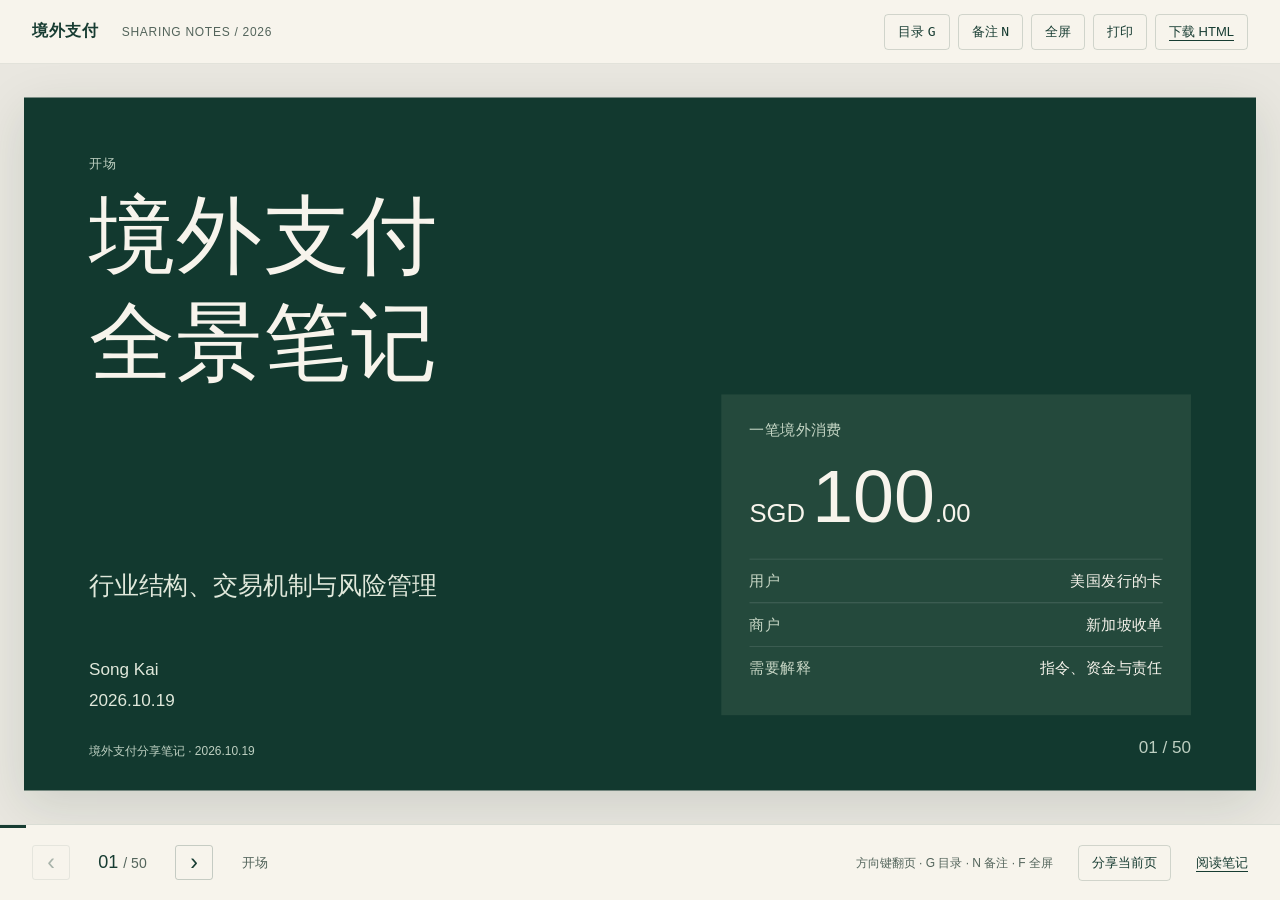
<file: static/slides/cross-border-payments/index.html>
<!doctype html>
<html lang="zh-CN">
<head><meta charset="UTF-8"><meta name="viewport" content="width=device-width,initial-scale=1"><meta name="color-scheme" content="light"><meta name="theme-color" content="#12392f"><meta name="description" content="50 页境外支付演示稿：国家与币种标准、卡支付、钱包、3DS、清结算、APM、支付风控与应用商店。支持离线演示、讲者备注和打印。"><title>境外支付分享</title><style>
:root{--ink:#173c32;--paper:#f7f4ec;--sub:#53645b;--accent:#b4502d;--gold:#d5bb7c;--scale:1;--sans:"Microsoft YaHei","PingFang SC","Noto Sans SC",sans-serif;--serif:"Noto Serif SC","Songti SC",SimSun,serif;--number:Bahnschrift,"DIN Alternate",Consolas,sans-serif}
*{box-sizing:border-box}html{color-scheme:light}body{margin:0;background:#e9e7e0;color:var(--ink);font-family:var(--sans);overflow:hidden}button,input{font:inherit}button,a{-webkit-tap-highlight-color:transparent}button{cursor:pointer}a{color:inherit;text-underline-offset:4px}button:focus-visible,a:focus-visible,input:focus-visible{outline:3px solid var(--accent);outline-offset:4px}button:disabled{opacity:.35;cursor:default}.topbar{height:64px;padding:0 32px;display:flex;justify-content:space-between;align-items:center;border-bottom:1px solid #173c3218;background:var(--paper)}.brand{font-weight:700;letter-spacing:.04em;font-size:16px}.brand small{margin-left:18px;font-size:12px;font-weight:400;color:var(--sub);letter-spacing:.06em}.toolbar{display:flex;gap:8px;align-items:center}.tool{border:1px solid #173c322c;background:transparent;color:var(--ink);padding:8px 13px;border-radius:4px;font-size:13px}.tool:hover{background:#173c320c}.stage{position:fixed;inset:64px 0 76px}.canvas{width:1440px;height:810px;position:absolute;left:50%;top:50%;transform:translate(-50%,-50%) scale(var(--scale));transform-origin:center}.slide{position:absolute;inset:0;display:flex;flex-direction:column;padding:56px 76px 36px;background:var(--paper);box-shadow:0 16px 55px #102e2020;overflow:hidden}.slide[hidden]{display:none}.slide-header{flex:none;margin-bottom:28px}.kicker{font-size:15px;letter-spacing:.12em;color:var(--sub);margin-bottom:13px}.slide h2{font-size:48px;line-height:1.23;margin:0;font-weight:700;letter-spacing:-.025em}.slide-body{flex:1;min-height:0;display:flex;flex-direction:column;justify-content:center;gap:23px}.slide p{font-size:24px;line-height:1.65;margin:0}.slide h3{font-size:30px;line-height:1.35;margin:0 0 16px}.slide .lead{font-size:33px;line-height:1.5;font-weight:600}.slide-footer{flex:none;display:flex;align-items:flex-end;justify-content:space-between;gap:24px;margin-top:22px;font-size:14px;line-height:1.5;color:var(--sub)}.source-line{max-width:1160px}.source-line a{margin-right:15px}.page-num{font-family:var(--number);font-size:20px;white-space:nowrap}.cols{display:grid;gap:54px;align-items:start}.cols-2{grid-template-columns:repeat(2,minmax(0,1fr))}.cols-3{grid-template-columns:repeat(3,minmax(0,1fr));gap:38px}.cols>div{min-width:0}.cols-3 h3{font-size:32px}.cols-3>div+div{border-left:1px solid #173c3229;padding-left:30px}.split{display:grid;grid-template-columns:.85fr 1.3fr;gap:65px;align-items:center}.list{margin:0;padding-left:1.1em;font-size:25px;line-height:1.7}.list li+li{margin-top:13px}.callout{padding:19px 24px;background:#e7ece2;border-left:4px solid #648674;font-size:23px;line-height:1.6;flex:none}table{width:100%;border-collapse:collapse;font-size:23px;line-height:1.5;table-layout:fixed}th{text-align:left;font-weight:600;color:var(--sub);font-size:17px;padding:0 17px 15px}td{padding:17px;border-top:1px solid #173c3229;vertical-align:top}th:first-child,td:first-child{padding-left:0}th:last-child,td:last-child{padding-right:0}td:first-child{font-weight:600}table th:first-child{width:23%}table th:last-child{width:auto}.flow{display:flex;list-style:none;padding:0;margin:0;gap:34px;counter-reset:step;align-items:stretch}.flow li{position:relative;flex:1;min-width:0;border-top:2px solid #648674;padding-top:19px}.flow li+li:before{content:'›';position:absolute;left:-25px;top:24px;font-size:34px;color:#819185}.flow strong{display:block;font-size:26px;line-height:1.4;margin-bottom:12px}.flow span{display:block;font-size:21px;line-height:1.65;color:var(--sub)}.eyebrow{font-family:var(--number);font-size:17px;color:var(--sub);letter-spacing:.05em;display:block;margin-bottom:18px}.large{font-family:Georgia,var(--serif);font-size:89px!important;font-weight:400}.mini-flow{padding:26px 0;font-size:22px;font-weight:600;white-space:nowrap}.mini-flow span{color:var(--accent);padding:0 8px}.comparison>p{font-size:24px}.roadmap{display:grid;grid-template-columns:repeat(3,1fr);gap:46px 54px}.roadmap>div{position:relative;padding-left:60px}.roadmap span{position:absolute;left:0;top:-3px;font-family:var(--number);color:var(--accent);font-size:38px}.roadmap strong{font-size:29px}.roadmap p{font-size:22px;margin-top:14px}.code-display strong{display:block;font-family:Georgia,serif;font-size:180px;line-height:1.1;font-weight:400}.code-display>span{font-size:23px}.code-display p{font-family:var(--number);font-size:38px}.code-display em{font-style:normal;color:var(--accent);padding-left:20px}.scheme{display:flex;flex-direction:column;gap:38px}.scheme-top{align-self:center;background:var(--ink);color:var(--paper);padding:25px 50px;font-size:28px}.scheme-pair{display:grid;grid-template-columns:1fr 1fr;gap:100px;text-align:center}.scheme-pair h3{font-size:32px;margin-bottom:10px}.scheme-pair p{font-size:23px}.scheme-pair.bottom{border-top:1px solid #173c3238;padding-top:30px}.three{gap:70px}.payment-card{background:#214e40;color:var(--paper);width:540px;height:335px;border-radius:19px;padding:38px 34px;box-shadow:0 16px 38px #143b2421}.chip-label{font-family:var(--number);font-size:16px;color:#cabb8d}.pan{font-family:var(--number);font-size:32px;letter-spacing:2px;margin-top:64px;white-space:nowrap}.card-bottom{display:flex;justify-content:space-between;font-size:16px;margin-top:36px}.payment-card small{font-size:12px;color:#c7d6cc;display:block;margin-top:20px}.card-anatomy{grid-template-columns:1.05fr 1fr;gap:65px}.bin-demo{background:#e7ece2;padding:28px 36px}.bin-demo>span{color:var(--sub);font-size:19px}.bin-demo strong{font-family:var(--number);font-size:61px;display:block;letter-spacing:4px;margin:14px 0}.bin-demo b{font-weight:500}.bin-demo em{font-style:normal;color:var(--accent)}.bin-demo>div{display:flex;gap:55px;font-size:19px}.example-band{padding:27px 0;border-block:1px solid #173c3230;display:flex;gap:65px;font-size:28px}.example-band strong{font-family:Georgia,serif}.pos-types{display:flex;justify-content:space-between;font-size:27px;padding-bottom:15px}.message-strip{display:flex;gap:10px;font-family:var(--number);font-size:29px}.message-strip>*{padding:24px;background:#e7ece2;flex:1;text-align:center}.message-strip strong{background:var(--ink);color:var(--paper)}.lifecycle{display:grid;grid-template-columns:repeat(4,1fr);gap:34px 30px}.lifecycle>div{border-top:1px solid #173c3235;padding-top:16px}.lifecycle span{font-family:var(--number);font-size:25px;color:var(--accent)}.lifecycle strong{display:block;font-family:var(--number);font-size:27px;margin:12px 0}.lifecycle p{font-size:22px}.amount-story{display:grid;grid-template-columns:repeat(3,1fr);gap:50px;margin-bottom:25px}.amount-story>div{border-bottom:1px solid #173c3230;padding-bottom:25px}.amount-story span,.amount-story small{display:block;font-size:22px}.amount-story strong{display:block;font-family:var(--number);font-weight:400;font-size:122px;line-height:1.3}.amount-story>div:last-child strong{color:var(--accent)}.pricing{display:grid;grid-template-columns:1fr 1fr;gap:70px}.pricing>div+div{border-left:1px solid #173c3230;padding-left:60px}.pricing h3{font-family:var(--number);font-size:30px;min-height:85px}.pricing p{font-size:22px}.pricing strong{font-family:var(--number);font-size:100px;font-weight:400;display:block;line-height:1.4}.pricing small{display:block;font-size:23px}.ledger{font-size:23px;display:flex;flex-direction:column;gap:13px;padding:24px 32px;background:#e7ece2}.ledger>div{display:flex;justify-content:space-between}.ledger strong{font-family:var(--number);font-weight:400}.ledger .ledger-total{border-top:1px solid #173c3244;padding-top:17px;font-size:30px}.definition-lines{display:flex;flex-direction:column;gap:25px}.definition-lines>div{display:grid;grid-template-columns:230px 1fr;align-items:baseline;gap:34px}.definition-lines strong{font-family:var(--number);font-size:36px}.definition-lines p{font-size:26px}.risk-map{display:grid;grid-template-columns:1fr 1fr;gap:46px 65px}.risk-map>div{position:relative;padding-left:68px}.risk-map span{position:absolute;left:0;top:0;color:var(--accent);font-family:var(--number);font-size:32px}.risk-map p{font-size:24px}.fx-example{padding:25px 32px;background:#e7ece2}.fx-example>div{display:flex;justify-content:space-between;align-items:center;margin-bottom:15px;font-size:23px}.fx-example strong{font-family:var(--number);font-size:38px;font-weight:400}.fx-example p{border-top:1px solid #173c3229;padding-top:15px}.fx-example b{color:var(--accent)}.recovery{display:grid;grid-template-columns:.6fr 1.4fr;gap:55px;align-items:center}.unknown{padding:30px;background:#e7ece2}.unknown span{font-size:23px}.unknown strong{display:block;font-family:var(--number);font-size:39px;color:var(--accent);margin:20px 0}.unknown p{font-size:20px}.question-grid{display:grid;grid-template-columns:repeat(3,1fr);gap:31px 45px}.question-grid h3{color:var(--accent);font-size:27px;margin-bottom:12px}.question-grid p{font-size:23px}.case-heading{display:flex;gap:40px;align-items:center;padding-bottom:24px;border-bottom:1px solid #173c3229;font-size:28px}.case-heading strong{font-weight:500;color:var(--accent)}
.dark{background:#12392f;color:#f7f4ec}.dark .kicker,.dark .slide-footer{color:#bdcfc1}.dark .slide-body p{color:#e0e8db}.dark a{color:#d5bb7c}.cover{padding-top:68px}.cover h2{font-family:var(--serif);font-size:100px;font-weight:500;line-height:1.25;letter-spacing:.02em}.cover .slide-header{margin-bottom:16px}.cover-layout{display:grid;grid-template-columns:1.2fr 1fr;align-items:end;gap:80px;height:100%}.cover .slide-body{justify-content:flex-start}.cover-sub{font-size:29px!important}.cover-meta{font-size:20px!important;line-height:1.8!important;margin-top:55px!important}.cover-receipt{padding:30px 33px;background:#24493c;align-self:end;margin-top:-200px}.receipt-label{color:#c5d6c5;font-size:18px}.cover-receipt>strong{font-family:var(--number);font-size:30px;font-weight:400;display:block;margin:16px 0 23px}.cover-receipt b{font-size:86px;font-weight:400}.cover-receipt dl{margin:0;font-size:18px}.cover-receipt dl>div{display:flex;justify-content:space-between;padding:13px 0;border-top:1px solid #ffffff25}.cover-receipt dt{color:#c7d6c5}.cover-receipt dd{margin:0}.closing h3{font-family:var(--serif);font-size:64px;font-weight:500;line-height:1.5}.closing p{font-size:28px;line-height:1.8}.reference-rail{display:flex;flex-wrap:wrap;gap:18px 32px;border-top:1px solid #ffffff30;padding-top:25px;font-size:18px;color:#c8d7c4;margin-top:25px}
.bottom-bar{position:fixed;bottom:0;left:0;right:0;height:76px;display:flex;justify-content:space-between;align-items:center;padding:0 32px;background:var(--paper);border-top:1px solid #173c3220}.bottom-progress{position:absolute;top:0;left:0;height:3px;background:var(--ink);width:0;transition:width .2s}.nav-group{display:flex;gap:15px;align-items:center}.nav-button{width:38px;height:35px;border:1px solid #173c3238;background:transparent;border-radius:3px;font-size:23px;color:var(--ink)}.counter{font-family:var(--number);font-size:18px;min-width:75px;text-align:center}.counter small{color:var(--sub);font-size:14px}.chapter-label{font-size:13px;color:var(--sub);margin-left:14px}.keyboard-hint{font-size:12px;color:var(--sub)}.footer-link{font-size:13px;margin-left:25px}.sr-only{position:absolute;width:1px;height:1px;padding:0;margin:-1px;overflow:hidden;clip:rect(0,0,0,0);white-space:nowrap;border:0}.notes-panel{position:fixed;z-index:20;right:24px;bottom:92px;width:480px;max-width:calc(100vw - 32px);max-height:calc(100dvh - 180px);overflow:auto;background:#fffdf6;border:1px solid #173c3240;padding:27px;box-shadow:0 12px 45px #0002;border-radius:5px}.notes-panel[hidden]{display:none}.notes-head{display:flex;justify-content:space-between;align-items:start;gap:20px}.notes-panel h2{font-size:19px;line-height:1.6;margin:0 0 15px}.notes-content p{font-size:15px;line-height:1.95;margin:0 0 17px}.notes-content .note-links{display:flex;gap:10px 18px;flex-wrap:wrap;font-size:13px;line-height:1.7}.notes-close{background:none;border:0;font-size:24px;color:var(--ink)}dialog{border:1px solid #173c3235;border-radius:6px;width:990px;max-width:calc(100vw - 36px);max-height:calc(100dvh - 60px);padding:0;background:var(--paper);color:var(--ink);box-shadow:0 30px 100px #0003}dialog::backdrop{background:#102b24b3;backdrop-filter:blur(3px)}.dialog-top{position:sticky;top:0;z-index:1;background:var(--paper);padding:25px 30px 20px;border-bottom:1px solid #173c3225}.dialog-title{display:flex;align-items:center;justify-content:space-between}.dialog-title h2{font-size:24px;margin:0 0 17px}.dialog-top input{width:100%;border:1px solid #173c3240;background:#fffdf8;border-radius:3px;padding:12px;font-size:16px;color:var(--ink)}.overview-grid{padding:20px 30px 30px;display:grid;grid-template-columns:1fr 1fr;gap:9px 15px}.overview-item{display:flex;gap:14px;align-items:center;text-align:left;border:1px solid #173c3222;padding:13px;background:transparent;color:var(--ink);border-radius:3px}.overview-item:hover,.overview-item[aria-current=page]{background:#e0e8dc;border-color:#517664}.overview-item>span{font-family:var(--number);color:var(--accent);font-size:20px}.overview-item small{font-size:10px;display:block;color:var(--sub);margin-bottom:4px}.overview-item strong{font-size:14px;line-height:1.55;font-weight:500}.empty-state{padding:20px;font-size:15px;color:var(--sub)}.toast{position:fixed;left:50%;bottom:95px;transform:translateX(-50%);z-index:50;background:var(--ink);color:var(--paper);padding:12px 20px;font-size:14px;border-radius:4px}.toast[hidden]{display:none}
@media(prefers-reduced-motion:reduce){*,*:before,*:after{transition:none!important;scroll-behavior:auto!important}}
@media(max-width:760px){body{overflow:auto}.topbar{height:auto;min-height:72px;padding:14px 17px;gap:12px;flex-wrap:wrap}.brand{font-size:14px}.brand small{display:none}.toolbar{gap:5px}.tool{font-size:11px;padding:6px 8px}.optional-tool{display:none}.stage{position:static;padding:14px 12px 105px}.canvas{position:static;width:auto;height:auto;transform:none}.slide{position:relative;inset:auto;width:100%;min-height:calc(100dvh - 190px);height:auto;padding:27px 23px 23px;box-shadow:0 7px 22px #16382914;overflow:visible}.slide-header{margin-bottom:25px}.kicker{font-size:12px;margin-bottom:10px}.slide h2{font-size:29px;line-height:1.4}.slide-body{gap:24px;justify-content:flex-start}.slide p{font-size:17px;line-height:1.85}.slide h3{font-size:23px;margin-bottom:12px}.slide .lead{font-size:23px}.slide-footer{font-size:11px;gap:15px;margin-top:30px}.page-num{font-size:16px}.source-line{line-height:1.9}.source-line a{margin-right:9px}.cols,.split,.pricing,.amount-story,.recovery{grid-template-columns:1fr;gap:28px}.cols-3>div+div,.pricing>div+div{border-left:0;border-top:1px solid #173c3229;padding:22px 0 0}.cols-3 h3{font-size:25px}.list{font-size:18px;line-height:1.8}.list li+li{margin-top:9px}.callout{font-size:16px;padding:15px 17px}.flow{display:grid;grid-template-columns:1fr 1fr;gap:24px}.flow li{padding-top:12px}.flow li+li:before{display:none}.flow strong{font-size:19px;margin-bottom:6px}.flow span{font-size:16px}table{font-size:14px;table-layout:auto}th{font-size:12px;padding:0 7px 11px}td{padding:12px 7px;overflow-wrap:anywhere}table th:first-child{width:auto}.large{font-size:64px!important}.eyebrow{font-size:13px;margin-bottom:12px}.mini-flow{font-size:15px;padding:18px 0;white-space:normal}.mini-flow span{padding:0 3px}.roadmap{grid-template-columns:1fr;gap:26px}.roadmap>div{padding-left:50px}.roadmap span{font-size:30px}.roadmap strong{font-size:22px}.roadmap p{font-size:16px;margin-top:5px}.code-display strong{font-size:120px}.code-display>span{font-size:20px}.code-display p{font-size:30px}.scheme{gap:28px}.scheme-top{padding:18px;font-size:20px}.scheme-pair{gap:20px}.scheme-pair h3{font-size:21px}.scheme-pair p{font-size:15px}.scheme-pair.bottom{padding-top:20px}.payment-card{width:100%;height:220px;padding:25px 22px;border-radius:13px}.chip-label{font-size:10px}.pan{font-size:20px;letter-spacing:1px;margin-top:40px}.card-bottom{font-size:11px;margin-top:24px}.payment-card small{font-size:9px;margin-top:15px}.bin-demo{padding:20px 15px}.bin-demo strong{font-size:26px;letter-spacing:1px;white-space:nowrap}.bin-demo>span,.bin-demo>div{font-size:13px}.bin-demo>div{gap:20px}.example-band{font-size:18px;gap:18px;flex-wrap:wrap;padding:20px 0}.pos-types{flex-direction:column;gap:12px;font-size:19px}.message-strip{font-size:15px;gap:5px;flex-wrap:wrap}.message-strip>*{padding:16px 9px;min-width:100px}.lifecycle{grid-template-columns:1fr 1fr;gap:23px}.lifecycle strong{font-size:18px;overflow-wrap:anywhere}.lifecycle p{font-size:15px}.lifecycle span{font-size:21px}.amount-story{grid-template-columns:repeat(3,1fr);gap:12px;margin:0}.amount-story span,.amount-story small{font-size:12px;line-height:1.7}.amount-story strong{font-size:49px}.pricing h3{font-size:24px;min-height:auto}.pricing p{font-size:17px}.pricing strong{font-size:70px}.pricing small{font-size:18px}.ledger{font-size:17px;padding:20px;gap:11px}.ledger .ledger-total{font-size:23px}.definition-lines>div{grid-template-columns:1fr;gap:8px}.definition-lines strong{font-size:29px}.definition-lines p{font-size:17px}.risk-map{grid-template-columns:1fr;gap:28px}.risk-map>div{padding-left:46px}.risk-map span{font-size:27px}.risk-map p{font-size:17px}.fx-example{padding:20px 16px}.fx-example>div{flex-direction:column;align-items:start;gap:10px;font-size:16px}.fx-example strong{font-size:25px}.fx-example p{font-size:16px}.unknown{padding:22px}.unknown strong{font-size:32px}.unknown p{font-size:17px}.case-heading{font-size:19px;flex-direction:column;align-items:start;gap:13px}.question-grid{grid-template-columns:1fr 1fr;gap:24px 20px}.question-grid h3{font-size:21px}.question-grid p{font-size:16px}.cover{padding-top:32px}.cover h2{font-size:53px;line-height:1.35}.cover-layout{grid-template-columns:1fr;gap:30px;height:auto}.cover-sub{font-size:19px!important}.cover-meta{font-size:15px!important;margin-top:25px!important}.cover-receipt{margin-top:0;padding:25px}.cover-receipt b{font-size:65px}.cover-receipt>strong{font-size:23px}.cover-receipt dl{font-size:14px}.receipt-label{font-size:14px}.closing h3{font-size:35px}.closing p{font-size:19px}.reference-rail{font-size:13px;gap:14px 20px}.bottom-bar{height:76px;padding:0 16px}.chapter-label,.keyboard-hint{display:none}.nav-group{gap:11px}.footer-link{font-size:12px;margin-left:12px}.counter{font-size:17px;min-width:61px}.notes-panel{right:12px;bottom:90px;max-height:65dvh;padding:22px}.overview-grid{grid-template-columns:1fr;padding:15px}.dialog-top{padding:22px 20px 17px}.dialog-title h2{font-size:21px}.overview-item strong{font-size:14px}}
@media print{@page{size:1440px 810px;margin:0}html,body{width:1440px!important;height:auto!important;margin:0!important;background:var(--paper)!important;overflow:visible!important;-webkit-print-color-adjust:exact;print-color-adjust:exact}.topbar,.bottom-bar,.notes-panel,dialog,.toast,.sr-only{display:none!important}.stage,.canvas{position:static!important;inset:auto!important;transform:none!important;width:1440px!important;height:auto!important;padding:0!important}.slide,.slide[hidden]{display:flex!important;position:relative!important;inset:auto!important;width:1440px!important;height:810px!important;min-height:810px!important;padding:56px 76px 36px!important;overflow:hidden!important;box-shadow:none!important;break-after:page;page-break-after:always;break-inside:avoid}.slide:last-child{break-after:auto;page-break-after:auto}.speaker-note{display:none!important}}

.topbar{position:fixed;top:0;left:0;right:0}
#slide-18 th:first-child{width:34%}
#slide-18 td,#slide-23 td{padding-top:14px;padding-bottom:14px}
#slide-23 .slide-body{gap:18px}
@media(max-width:760px){
 body{display:flex;flex-direction:column;height:100dvh;overflow:hidden}
 .topbar{position:static;flex:none}
 .stage{position:relative;inset:auto;flex:1;min-height:0;padding:14px 12px 24px;overflow-y:auto;overscroll-behavior-y:contain}
 .bottom-bar{position:relative;inset:auto;flex:none;height:76px}
 #slide-18 td,#slide-23 td{padding-top:12px;padding-bottom:12px}
}
@media print{body{display:block!important}.topbar{display:none!important}.stage{overflow:visible!important}}
</style></head>
<body>
<header class="topbar"><div class="brand">境外支付 <small>SHARING NOTES / 2026</small></div><nav class="toolbar" aria-label="演示工具"><button type="button" class="tool" id="overviewToggle" title="目录与搜索（G）">目录 <kbd>G</kbd></button><button type="button" class="tool" id="notesToggle" aria-expanded="false" aria-controls="notesPanel" title="讲者备注（N）">备注 <kbd>N</kbd></button><button type="button" class="tool" id="fullScreenToggle" aria-pressed="false" title="全屏（F）">全屏</button><button type="button" class="tool optional-tool" id="printToggle" title="打印全部幻灯片">打印</button><a class="tool" id="downloadHTML" href="./index.html" download="cross-border-payments-slides.html">下载 HTML</a></nav></header>
<main class="stage" tabindex="-1" aria-label="幻灯片"><div class="canvas"><section class="slide cover dark" id="slide-1" data-chapter="开场" aria-labelledby="title-1">
 <header class="slide-header"><div class="kicker">开场</div><h2 id="title-1">境外支付<br>全景笔记</h2></header>
 <div class="slide-body"><div class="cover-layout"><div><p class="cover-sub">行业结构、交易机制与风险管理</p><p class="cover-meta">Song Kai<br>2026.10.19</p></div><div class="cover-receipt"><span class="receipt-label">一笔境外消费</span><strong>SGD <b>100</b>.00</strong><dl><div><dt>用户</dt><dd>美国发行的卡</dd></div><div><dt>商户</dt><dd>新加坡收单</dd></div><div><dt>需要解释</dt><dd>指令、资金与责任</dd></div></dl></div></div></div>
 <footer class="slide-footer"><div class="source-line">境外支付分享笔记 · 2026.10.19</div><span class="page-num">01 / 50</span></footer>
 <aside class="speaker-note" hidden><p>本演示稿由详细分享笔记整理，适合支付产品、研发、业务与运营交流。标准概念使用通用模型，实际牌照、费率、状态与时限需结合当地法规、网络规则和商户合同。资料核对日期为 2026-10-19。</p></aside>
 </section>
<section class="slide " id="slide-2" data-chapter="开场" aria-labelledby="title-2" hidden>
 <header class="slide-header"><div class="kicker">开场</div><h2 id="title-2">一次付款的三个观察面</h2></header>
 <div class="slide-body"><div class="cols cols-3"><div><h3>信息流</h3><ul class="list"><li>谁发起支付指令</li><li>谁认证、谁批准</li><li>结果怎样可靠返回</li></ul></div><div><h3>资金流</h3><ul class="list"><li>哪笔钱先预留</li><li>机构何时完成结算</li><li>商户何时实际到账</li></ul></div><div><h3>责任关系</h3><ul class="list"><li>谁与用户签约</li><li>谁承担退款与拒付</li><li>谁负责税务和合规</li></ul></div></div><div class="callout">同一个“支付成功”，在不同参与方系统中可能指不同阶段。</div></div>
 <footer class="slide-footer"><div class="source-line">资料：<a href="https://www.bis.org/cpmi/publ/d00b.htm" target="_blank" rel="noopener noreferrer">BIS CPMI 术语</a></div><span class="page-num">02 / 50</span></footer>
 <aside class="speaker-note" hidden><p>分享用信息流、资金流和责任关系贯穿全程。网关处理请求，并不意味着客户资金一定经过或存放在网关。后台的 success、captured、settled 需要逐渠道定义。</p><div class="note-links"><a href="https://www.bis.org/cpmi/publ/d00b.htm" target="_blank" rel="noopener noreferrer">BIS CPMI 术语</a></div></aside>
 </section>
<section class="slide " id="slide-3" data-chapter="开场" aria-labelledby="title-3" hidden>
 <header class="slide-header"><div class="kicker">开场</div><h2 id="title-3">分享路线</h2></header>
 <div class="slide-body"><div class="roadmap"><div><span>01</span><strong>基础标准</strong><p>国家、币种与支付分类</p></div><div><span>02</span><strong>卡支付</strong><p>卡、POS、钱包与卡网络</p></div><div><span>03</span><strong>交易处理</strong><p>报文、生命周期与认证</p></div><div><span>04</span><strong>支付经营</strong><p>费率、复购与渠道路由</p></div><div><span>05</span><strong>本地支付</strong><p>四个 APM 运作案例</p></div><div><span>06</span><strong>风险与平台</strong><p>风控和应用商店支付</p></div></div></div>
 <footer class="slide-footer"><div class="source-line">境外支付分享笔记 · 2026.10.19</div><span class="page-num">03 / 50</span></footer>
 <aside class="speaker-note" hidden><p>建议以 75 至 90 分钟讲解。细节、限制条件和官方资料在每页讲者备注中，可按 N 或点击备注查看。听众可以通过目录搜索和 URL 页码回到某一页。</p></aside>
 </section>
<section class="slide " id="slide-4" data-chapter="基础标准" aria-labelledby="title-4" hidden>
 <header class="slide-header"><div class="kicker">基础标准</div><h2 id="title-4">ISO 3166：国家与地区代码</h2></header>
 <div class="slide-body"><div class="split"><div class="code-display"><span>Singapore</span><strong>SG</strong><p>SGP <em>702</em></p></div><div><table><thead><tr><th>形式</th><th>例子</th><th>支付用途</th></tr></thead><tbody><tr><td>Alpha-2</td><td>SG、US、GB</td><td>API、地址、商户国家</td></tr><tr><td>Alpha-3</td><td>SGP、USA、GBR</td><td>数据交换与报告</td></tr><tr><td>Numeric-3</td><td>702、840、826</td><td>特定报文与统计</td></tr></tbody></table><p>ISO 3166-2 表达行政区划<br>电话区号 +65 属于另一套标准</p></div></div><div class="callout">商户国家、收单国家、发卡国家和用户所在地，应分别保存。</div></div>
 <footer class="slide-footer"><div class="source-line">资料：<a href="https://www.iso.org/iso-3166-country-codes.html" target="_blank" rel="noopener noreferrer">ISO 3166</a></div><span class="page-num">04 / 50</span></footer>
 <aside class="speaker-note" hidden><p>ISO 3166-1 有两位字母、三位字母和三位数字表示。英国常用 GB，不能因域名 .uk 直接替换所有支付接口值。ISO 3166-2 用于行政区划，3166-3 记录已停用的国家名称代码。IP、账单地址和收货地可不同，不能仅凭 IP 推定发卡国家或税务归属。</p><div class="note-links"><a href="https://www.iso.org/iso-3166-country-codes.html" target="_blank" rel="noopener noreferrer">ISO 3166</a></div></aside>
 </section>
<section class="slide " id="slide-5" data-chapter="基础标准" aria-labelledby="title-5" hidden>
 <header class="slide-header"><div class="kicker">基础标准</div><h2 id="title-5">ISO 4217：币种与金额精度</h2></header>
 <div class="slide-body"><table><thead><tr><th>币种</th><th>字母 / 数字代码</th><th>Minor unit 指数</th><th>接口金额示例</th></tr></thead><tbody><tr><td>美元</td><td>USD / 840</td><td>2</td><td>12.34 USD = 1234</td></tr><tr><td>新加坡元</td><td>SGD / 702</td><td>2</td><td>12.34 SGD = 1234</td></tr><tr><td>日元</td><td>JPY / 392</td><td>0</td><td>1234 JPY = 1234</td></tr><tr><td>韩元</td><td>KRW / 410</td><td>0</td><td>1234 KRW = 1234</td></tr><tr><td>科威特第纳尔</td><td>KWD / 414</td><td>3</td><td>1.234 KWD = 1234</td></tr></tbody></table><div class="callout">金额必须带币种。币种精度和渠道 API 的缩放约定要分别核对。</div></div>
 <footer class="slide-footer"><div class="source-line">资料：<a href="https://www.iso.org/iso-4217-currency-codes.html" target="_blank" rel="noopener noreferrer">ISO 4217</a><a href="https://www.six-group.com/en/products-services/financial-information/market-reference-data/data-standards.html" target="_blank" rel="noopener noreferrer">SIX 币种维护</a></div><span class="page-num">05 / 50</span></footer>
 <aside class="speaker-note" hidden><p>ISO 4217 的 minor unit 指数给出金额缩放关系。不要把所有币种都除以 100，也不要用二进制浮点直接记账。现金舍入规则、PSP 收款金额规则和出款精度可能有差异。代码表应从 SIX 等权威维护来源持续更新。</p><div class="note-links"><a href="https://www.iso.org/iso-4217-currency-codes.html" target="_blank" rel="noopener noreferrer">ISO 4217</a><a href="https://www.six-group.com/en/products-services/financial-information/market-reference-data/data-standards.html" target="_blank" rel="noopener noreferrer">SIX 币种维护</a></div></aside>
 </section>
<section class="slide " id="slide-6" data-chapter="基础标准" aria-labelledby="title-6" hidden>
 <header class="slide-header"><div class="kicker">基础标准</div><h2 id="title-6">交易中的不同币种</h2></header>
 <div class="slide-body"><ol class="flow"><li><strong>商品定价</strong><span>展示 SGD 100</span></li><li><strong>提交交易</strong><span>Presentment SGD</span></li><li><strong>用户账单</strong><span>Billing USD</span></li><li><strong>机构结算</strong><span>Settlement 依协议</span></li><li><strong>商户出款</strong><span>Payout SGD</span></li></ol><p class="lead">同一笔支付，可以同时涉及多个币种。</p><p>币种转换发生在哪里，决定谁报价、谁收取 FX 费用，以及谁承担波动。</p></div>
 <footer class="slide-footer"><div class="source-line">资料：<a href="https://www.iso.org/iso-4217-currency-codes.html" target="_blank" rel="noopener noreferrer">ISO 4217</a><a href="https://www.visa.com/en-us/personal/travel/dynamic-currency-conversion" target="_blank" rel="noopener noreferrer">Visa DCC</a></div><span class="page-num">06 / 50</span></footer>
 <aside class="speaker-note" hidden><p>示例为新加坡商品 SGD 100，使用美元账单卡。另有清算币种用于网络交换和义务计算。跨境与换汇是不同维度：同币种可构成跨境交易，本地受理也可能涉及账单币种转换。清算、结算、出款币种要按渠道协议映射。</p><div class="note-links"><a href="https://www.iso.org/iso-4217-currency-codes.html" target="_blank" rel="noopener noreferrer">ISO 4217</a><a href="https://www.visa.com/en-us/personal/travel/dynamic-currency-conversion" target="_blank" rel="noopener noreferrer">Visa DCC</a></div></aside>
 </section>
<section class="slide " id="slide-7" data-chapter="基础标准" aria-labelledby="title-7" hidden>
 <header class="slide-header"><div class="kicker">基础标准</div><h2 id="title-7">Push payment 与 Pull payment</h2></header>
 <div class="slide-body"><div class="cols cols-2"><div class="comparison"><span class="eyebrow">付款人提交转账指令</span><h3 class="large">Push</h3><p>银行转账、付款人确认的 PayNow</p><div class="mini-flow">付款人 <span>›</span> 付款机构 <span>›</span> 收款方</div><p>关注收款人冒名、诱导转账和转错账户</p></div><div class="comparison"><span class="eyebrow">收款人依据授权请求扣款</span><h3 class="large">Pull</h3><p>Direct debit、商户提交的卡扣款</p><div class="mini-flow">商户 <span>›</span> 支付网络 <span>›</span> 付款机构</div><p>关注扣款同意、重复扣款和争议权利</p></div></div><div class="callout">CIT / MIT 描述用户是否当下参与，是另一条分类轴。</div></div>
 <footer class="slide-footer"><div class="source-line">资料：<a href="https://www.bis.org/cpmi/publ/d00b.htm" target="_blank" rel="noopener noreferrer">BIS CPMI 术语</a></div><span class="page-num">07 / 50</span></footer>
 <aside class="speaker-note" hidden><p>Push/Pull 主要看谁向付款方支付服务提供方提交资金指令。用户点击电商付款按钮，仍可由商户提交卡扣款。二维码只是信息与凭证载体，扫码可进入银行转账或钱包扣款，不天然属于同一种机制。撤回、退回和争议权利依具体系统与法律而定。</p><div class="note-links"><a href="https://www.bis.org/cpmi/publ/d00b.htm" target="_blank" rel="noopener noreferrer">BIS CPMI 术语</a></div></aside>
 </section>
<section class="slide " id="slide-8" data-chapter="基础标准" aria-labelledby="title-8" hidden>
 <header class="slide-header"><div class="kicker">基础标准</div><h2 id="title-8">“第三方支付”与“三方卡模式”</h2></header>
 <div class="slide-body"><table><thead><tr><th>术语</th><th>所描述的维度</th><th>理解重点</th></tr></thead><tbody><tr><td>第三方支付</td><td>机构或服务</td><td>中文行业语境，具体监管定义因地而异</td></tr><tr><td>第四方 / 聚合支付</td><td>渠道整合层</td><td>统一接入、路由、报表等商业能力</td></tr><tr><td>Three-party scheme</td><td>卡业务结构</td><td>卡组织同时承担典型发卡与收单职能</td></tr><tr><td>Four-party scheme</td><td>卡业务结构</td><td>持卡人、发卡方、商户、收单方分工</td></tr></tbody></table><div class="callout">“聚合”或“SaaS”的自我定位，不能单独决定牌照与资金责任。</div></div>
 <footer class="slide-footer"><div class="source-line">资料：<a href="https://www.ecb.europa.eu/pub/pdf/other/art2_mb201201en_pp75-86en.pdf" target="_blank" rel="noopener noreferrer">ECB 卡模式</a><a href="https://www.mas.gov.sg/regulation/payments/licensing-for-payment-service-providers" target="_blank" rel="noopener noreferrer">MAS 支付牌照</a></div><span class="page-num">08 / 50</span></footer>
 <aside class="speaker-note" hidden><p>中文第三方支付和国际卡三方模式不可互换。第四方支付不是全球统一的独立牌照类型。是否提供受监管服务、是否控制或持有资金、是否承担收单活动，应根据真实业务、法律实体、牌照和合同判断。</p><div class="note-links"><a href="https://www.ecb.europa.eu/pub/pdf/other/art2_mb201201en_pp75-86en.pdf" target="_blank" rel="noopener noreferrer">ECB 卡模式</a><a href="https://www.mas.gov.sg/regulation/payments/licensing-for-payment-service-providers" target="_blank" rel="noopener noreferrer">MAS 支付牌照</a></div></aside>
 </section>
<section class="slide " id="slide-9" data-chapter="行业角色" aria-labelledby="title-9" hidden>
 <header class="slide-header"><div class="kicker">行业角色</div><h2 id="title-9">银行、卡组与支付服务商</h2></header>
 <div class="slide-body"><table><thead><tr><th>角色</th><th>主要服务对象 / 职责</th><th>重点责任</th></tr></thead><tbody><tr><td>Issuer 发卡方</td><td>管理卡账户，批准交易和处理持卡人争议</td><td>盗刷、授信与账户合规</td></tr><tr><td>Acquirer 收单方</td><td>接纳商户，提交交易与商户结算</td><td>商户审核、履约与追偿</td></tr><tr><td>Card network 卡网络</td><td>共同规则、路由与清算安排</td><td>网络运行与争议规则</td></tr><tr><td>Gateway / processor</td><td>信息采集、传输和交易处理</td><td>可用性与数据安全</td></tr><tr><td>PSP / PayFac</td><td>整合受理能力或服务子商户</td><td>按实际角色承担运营与网络责任</td></tr><tr><td>Wallet / settlement bank</td><td>用户支付体验或账户与资金结算</td><td>账户安全、资金保障及合规</td></tr></tbody></table></div>
 <footer class="slide-footer"><div class="source-line">资料：<a href="https://www.ecb.europa.eu/pub/pdf/other/art2_mb201201en_pp75-86en.pdf" target="_blank" rel="noopener noreferrer">ECB 卡模式</a><a href="https://www.bis.org/cpmi/publ/d00b.htm" target="_blank" rel="noopener noreferrer">BIS CPMI 术语</a></div><span class="page-num">09 / 50</span></footer>
 <aside class="speaker-note" hidden><p>一家机构可能同时是 PSP、收单方和处理商。品牌名称不足以说明资金在哪、谁拥有清算资格以及谁承担损失。应检查签约实体、商户协议、网络资格和资金路径。卡网络的典型四方模型中，卡组织是规则与网络层。</p><div class="note-links"><a href="https://www.ecb.europa.eu/pub/pdf/other/art2_mb201201en_pp75-86en.pdf" target="_blank" rel="noopener noreferrer">ECB 卡模式</a><a href="https://www.bis.org/cpmi/publ/d00b.htm" target="_blank" rel="noopener noreferrer">BIS CPMI 术语</a></div></aside>
 </section>
<section class="slide " id="slide-10" data-chapter="行业角色" aria-labelledby="title-10" hidden>
 <header class="slide-header"><div class="kicker">行业角色</div><h2 id="title-10">BNPL、汇款、SaaS 与 MoR</h2></header>
 <div class="slide-body"><table><thead><tr><th>业务</th><th>主要机制</th><th>商户需要确认</th></tr></thead><tbody><tr><td>BNPL</td><td>购买融资，商户收款与消费者分期还款分开</td><td>授信方、无追索范围、退款与融资联动</td></tr><tr><td>Remittance</td><td>来源国收款、FX、目的地付款与机构结算</td><td>到账金额、费用、时效、资金链与 AML</td></tr><tr><td>SaaS / ISV</td><td>软件收费，或嵌入商户收款能力</td><td>终端销售主体、入网、负余额与退款责任</td></tr><tr><td>Merchant of Record</td><td>以约定销售主体身份向消费者销售</td><td>税费、售后与争议的合同责任边界</td></tr></tbody></table><div class="callout">消费者、商户、服务商之间的协议关系，决定责任怎样分配。</div></div>
 <footer class="slide-footer"><div class="source-line">资料：<a href="https://docs.klarna.com/klarna-network-distribution/after-payments/manage-payment-transactions/" target="_blank" rel="noopener noreferrer">Klarna 生命周期</a><a href="https://www.swift.com/about-us/who-we-are" target="_blank" rel="noopener noreferrer">SWIFT 的角色</a><a href="https://docs.stripe.com/connect/enable-payment-acceptance-guide" target="_blank" rel="noopener noreferrer">SaaS 平台支付</a><a href="https://www.paddle.com/help/manage/your/customers/buyers-refunds" target="_blank" rel="noopener noreferrer">MoR 销售主体</a></div><span class="page-num">10 / 50</span></footer>
 <aside class="speaker-note" hidden><p>BNPL 可能由金融合作方放贷，商户收款不必等待全部分期还款，但欺诈和退款等追索例外取决于合同。汇款可使用代理银行、本地出款伙伴或系统互联，SWIFT 是金融消息服务，不等于钱实际存放在 SWIFT。SaaS 自收软件订阅费与帮助商户向消费者收款是不同模式。MoR 不消除开发者所有产品、隐私和企业税务义务。</p><div class="note-links"><a href="https://docs.klarna.com/klarna-network-distribution/after-payments/manage-payment-transactions/" target="_blank" rel="noopener noreferrer">Klarna 生命周期</a><a href="https://www.swift.com/about-us/who-we-are" target="_blank" rel="noopener noreferrer">SWIFT 的角色</a><a href="https://docs.stripe.com/connect/enable-payment-acceptance-guide" target="_blank" rel="noopener noreferrer">SaaS 平台支付</a><a href="https://www.paddle.com/help/manage/your/customers/buyers-refunds" target="_blank" rel="noopener noreferrer">MoR 销售主体</a></div></aside>
 </section>
<section class="slide " id="slide-11" data-chapter="卡组织模式" aria-labelledby="title-11" hidden>
 <header class="slide-header"><div class="kicker">卡组织模式</div><h2 id="title-11">四方卡模式</h2></header>
 <div class="slide-body"><div class="scheme"><div class="scheme-top">卡组织：共同规则、网络与清算安排</div><div class="scheme-pair"><div><h3>发卡机构</h3><p>管理账户，决定是否授权</p></div><div><h3>收单机构</h3><p>服务商户，提交交易与结算</p></div></div><div class="scheme-pair bottom"><div><h3>持卡人</h3><p>以卡购买商品或服务</p></div><div><h3>商户</h3><p>履约与售后</p></div></div></div><div class="callout">Visa、Mastercard 是典型四方模式。卡组织作为网络层，图中仍会出现。</div></div>
 <footer class="slide-footer"><div class="source-line">资料：<a href="https://www.ecb.europa.eu/pub/pdf/other/art2_mb201201en_pp75-86en.pdf" target="_blank" rel="noopener noreferrer">ECB 卡模式</a><a href="https://help.adyen.com/en_US/knowledge/payment-methods/explore-payment-methods/what-is-the-interchange" target="_blank" rel="noopener noreferrer">Interchange++</a></div><span class="page-num">11 / 50</span></footer>
 <aside class="speaker-note" hidden><p>四个基本业务角色是持卡人、发卡方、商户和收单方。卡组织提供共同规则与网络，因此图里五个标签不改变四方模型的名称。单一银行既发卡又收单，也不使整个网络成为三方。Interchange 在典型购买中由收单侧向发卡侧支付，scheme fee 属于不同费用。</p><div class="note-links"><a href="https://www.ecb.europa.eu/pub/pdf/other/art2_mb201201en_pp75-86en.pdf" target="_blank" rel="noopener noreferrer">ECB 卡模式</a><a href="https://help.adyen.com/en_US/knowledge/payment-methods/explore-payment-methods/what-is-the-interchange" target="_blank" rel="noopener noreferrer">Interchange++</a></div></aside>
 </section>
<section class="slide " id="slide-12" data-chapter="卡组织模式" aria-labelledby="title-12" hidden>
 <header class="slide-header"><div class="kicker">卡组织模式</div><h2 id="title-12">三方卡模式与卡权益</h2></header>
 <div class="slide-body"><div class="scheme three"><div class="scheme-top">卡组织承担典型发卡与收单职能</div><div class="scheme-pair bottom"><div><h3>持卡人</h3><p>直接建立卡账户关系</p></div><div><h3>商户</h3><p>建立受理关系</p></div></div></div><div class="cols cols-2"><div><h3>三方模型</h3><p>American Express 常用于解释这种结构。实际业务可有发卡或收单合作伙伴。</p></div><div><h3>卡权益的资金来源</h3><p>返现、里程、保险等可由发卡方、商户、卡组及品牌伙伴共同承担。</p></div></div></div>
 <footer class="slide-footer"><div class="source-line">资料：<a href="https://www.ecb.europa.eu/pub/pdf/other/art2_mb201201en_pp75-86en.pdf" target="_blank" rel="noopener noreferrer">ECB 卡模式</a><a href="https://help.adyen.com/en_US/knowledge/payment-methods/explore-payment-methods/what-is-the-interchange" target="_blank" rel="noopener noreferrer">Interchange++</a></div><span class="page-num">12 / 50</span></footer>
 <aside class="speaker-note" hidden><p>不要把品牌直接等同于全球每一地区的相同法律结构。三方模式存在 licensee 和混合安排。Interchange、年费、利息、商户推广预算等可以参与支撑业务，但不能把每一笔费用机械地理解成全部发给用户或全部形成银行利润。</p><div class="note-links"><a href="https://www.ecb.europa.eu/pub/pdf/other/art2_mb201201en_pp75-86en.pdf" target="_blank" rel="noopener noreferrer">ECB 卡模式</a><a href="https://help.adyen.com/en_US/knowledge/payment-methods/explore-payment-methods/what-is-the-interchange" target="_blank" rel="noopener noreferrer">Interchange++</a></div></aside>
 </section>
<section class="slide " id="slide-13" data-chapter="卡与受理" aria-labelledby="title-13" hidden>
 <header class="slide-header"><div class="kicker">卡与受理</div><h2 id="title-13">一张支付卡的组成</h2></header>
 <div class="slide-body"><div class="split card-anatomy"><div class="payment-card"><div class="chip-label">CHIP / CONTACTLESS</div><div class="pan">•••• &nbsp; •••• &nbsp; •••• &nbsp; 1234</div><div class="card-bottom"><span>CARDHOLDER NAME</span><span>08 / 29</span></div><small>仅用于说明，无真实卡数据</small></div><div><ul class="list"><li>PAN：卡支付账户或凭证标识</li><li>Cardholder name：持卡人姓名</li><li>Expiry：到期月与年</li><li>CVV / CVC / CID：常见 3 或 4 位卡面安全码</li></ul><p>卡号长度、卡面位置和姓名校验能力，因卡产品与渠道而异。</p></div></div></div>
 <footer class="slide-footer"><div class="source-line">资料：<a href="https://www.pcisecuritystandards.org/faqs/1280/" target="_blank" rel="noopener noreferrer">PCI SSC 安全码 FAQ</a></div><span class="page-num">13 / 50</span></footer>
 <aside class="speaker-note" hidden><p>PAN 常见 16 位，也存在其他长度。实体卡与虚拟卡的展示不同，PAN 不等于存款账户号。Luhn 校验只能辅助发现格式错误，不能证明卡可用或属于当前用户。卡面安全码与 PIN、磁条校验数据、芯片动态密码是不同概念。商户和收单服务方授权后不得保留卡安全码，即使加密或用户同意。</p><div class="note-links"><a href="https://www.pcisecuritystandards.org/faqs/1280/" target="_blank" rel="noopener noreferrer">PCI SSC 安全码 FAQ</a></div></aside>
 </section>
<section class="slide " id="slide-14" data-chapter="卡与受理" aria-labelledby="title-14" hidden>
 <header class="slide-header"><div class="kicker">卡与受理</div><h2 id="title-14">BIN / IIN：从 6 位到 8 位</h2></header>
 <div class="slide-body"><div class="bin-demo"><span>发行识别</span><strong><b>123456</b><em>78</em> •••••• 90</strong><div><span>历史常见 6 位</span><span>兼容 8 位 BIN</span></div></div><div class="cols cols-2"><div><h3>能帮助识别</h3><ul class="list"><li>发卡机构与发卡市场</li><li>卡网络、产品与资金类型</li><li>需结合更细 account range</li></ul></div><div><h3>使用边界</h3><ul class="list"><li>数据来源和更新时间</li><li>Token PAN 与原 PAN 属性差异</li><li>用户位置与账单币种需另查</li></ul></div></div><div class="callout">BIN 扩展不代表 PAN 整体长度增加。</div></div>
 <footer class="slide-footer"><div class="source-line">资料：<a href="https://usa.visa.com/content/dam/VCOM/regional/na/us/partner-with-us/documents/8-digit-bin-merchant-infographic.pdf" target="_blank" rel="noopener noreferrer">Visa 8 位 BIN</a></div><span class="page-num">14 / 50</span></footer>
 <aside class="speaker-note" hidden><p>IIN 是 Issuer Identification Number，BIN 是行业常见叫法。新旧长度并存，不应把所有识别固定为前 6 位。静态免费 BIN 库可能过期。同一 BIN 中还可能有更细的产品范围。BIN 不能直接证明用户国籍、收入、当前位置或每笔交易实际账单币种。</p><div class="note-links"><a href="https://usa.visa.com/content/dam/VCOM/regional/na/us/partner-with-us/documents/8-digit-bin-merchant-infographic.pdf" target="_blank" rel="noopener noreferrer">Visa 8 位 BIN</a></div></aside>
 </section>
<section class="slide " id="slide-15" data-chapter="卡与受理" aria-labelledby="title-15" hidden>
 <header class="slide-header"><div class="kicker">卡与受理</div><h2 id="title-15">卡的类型：资金结构与凭证形态</h2></header>
 <div class="slide-body"><table><thead><tr><th>类型</th><th>主要资金或还款关系</th></tr></thead><tbody><tr><td>Debit 借记卡</td><td>通常连接存款账户，减少可用资金或形成冻结</td></tr><tr><td>Credit 信用卡</td><td>基于授信消费，之后按账单还款</td></tr><tr><td>Charge 签账卡</td><td>通常按账单规则全额还款</td></tr><tr><td>Prepaid 预付卡</td><td>基于预充值余额或预置价值使用</td></tr><tr><td>Commercial 商务卡</td><td>企业差旅、采购与支出管理</td></tr></tbody></table><div class="callout">实体 / 虚拟、一次性 / 可复用、限商户 / 限额，是其他分类维度。</div></div>
 <footer class="slide-footer"><div class="source-line">资料：<a href="https://docs.adyen.com/adyen-glossary/" target="_blank" rel="noopener noreferrer">Adyen 术语</a></div><span class="page-num">15 / 50</span></footer>
 <aside class="speaker-note" hidden><p>卡的资金结构、发行载体、受理技术和发起场景需要分别分类。虚拟卡可以是信用卡或预付卡，一张实体卡也可以同时带芯片、非接触能力和磁条。网络、地区与商户类别可能影响费用和受理条件。</p><div class="note-links"><a href="https://docs.adyen.com/adyen-glossary/" target="_blank" rel="noopener noreferrer">Adyen 术语</a></div></aside>
 </section>
<section class="slide " id="slide-16" data-chapter="卡与受理" aria-labelledby="title-16" hidden>
 <header class="slide-header"><div class="kicker">卡与受理</div><h2 id="title-16">CP 与 CNP</h2></header>
 <div class="slide-body"><div class="cols cols-2"><div><h3>Card-present</h3><ul class="list"><li>插卡、刷磁条、实体卡 tap</li><li>手机钱包贴 POS</li><li>查看终端与凭证读取方式</li></ul></div><div><h3>Card-not-present</h3><ul class="list"><li>网页 / App 输入卡号</li><li>远程钱包、MOTO、订阅</li><li>查看远程认证与存卡标识</li></ul></div></div><div class="example-band"><strong>Apple Pay</strong><span>门店 NFC 受理</span><span>网页 / App 远程付款</span></div><p>用户站在柜台前，不足以证明一笔手输卡交易具有正常芯片受理待遇。</p></div>
 <footer class="slide-footer"><div class="source-line">资料：<a href="https://www.ecb.europa.eu/pub/pdf/other/art2_mb201201en_pp75-86en.pdf" target="_blank" rel="noopener noreferrer">ECB 卡模式</a><a href="https://support.apple.com/en-ie/101554" target="_blank" rel="noopener noreferrer">Apple Pay 安全</a><a href="https://developers.google.com/pay/api/web/guides/resources/payment-data-cryptography" target="_blank" rel="noopener noreferrer">Google Pay 凭证</a></div><span class="page-num">16 / 50</span></footer>
 <aside class="speaker-note" hidden><p>CP/CNP 要以受理环境、数据与网络规则判断。MOTO 是邮购/电话订购。同一个钱包品牌可以出现在不同受理环境。正确传递 entry mode、电子商务、token 和认证相关数据，才可能获得相应网络处理和责任待遇。</p><div class="note-links"><a href="https://www.ecb.europa.eu/pub/pdf/other/art2_mb201201en_pp75-86en.pdf" target="_blank" rel="noopener noreferrer">ECB 卡模式</a><a href="https://support.apple.com/en-ie/101554" target="_blank" rel="noopener noreferrer">Apple Pay 安全</a><a href="https://developers.google.com/pay/api/web/guides/resources/payment-data-cryptography" target="_blank" rel="noopener noreferrer">Google Pay 凭证</a></div></aside>
 </section>
<section class="slide " id="slide-17" data-chapter="卡与受理" aria-labelledby="title-17" hidden>
 <header class="slide-header"><div class="kicker">卡与受理</div><h2 id="title-17">磁条、EMV 与 NFC</h2></header>
 <div class="slide-body"><table><thead><tr><th>技术</th><th>交互方式</th><th>核心特点</th></tr></thead><tbody><tr><td>磁条</td><td>刷卡读取磁道</td><td>主要依赖静态数据，需控制 fallback</td></tr><tr><td>EMV 接触芯片</td><td>插卡与终端交互</td><td>交易相关动态密码与芯片风险控制</td></tr><tr><td>EMV 非接触</td><td>卡或设备靠近终端</td><td>支持非接触支付应用交互</td></tr><tr><td>NFC</td><td>设备间近距离通信</td><td>可承载支付，也可承载其他应用</td></tr></tbody></table><div class="callout">EMV 描述支付技术规范，NFC 描述通信技术。两者所处层次不同。</div></div>
 <footer class="slide-footer"><div class="source-line">资料：<a href="https://www.emvco.com/emv-technologies/emv-contact-chip/" target="_blank" rel="noopener noreferrer">EMV 接触芯片</a><a href="https://www.emvco.com/emv-technologies/emv-contactless-chip/" target="_blank" rel="noopener noreferrer">EMV 非接触芯片</a></div><span class="page-num">17 / 50</span></footer>
 <aside class="speaker-note" hidden><p>EMV 不是单一硬件品牌。双界面卡可以同时支持插卡与非接触。芯片动态密码减少静态凭证复制风险，但不消除盗号、诱导交易或商品履约等问题。CVM 包括在线 PIN、离线 PIN、签名、No CVM，手机可使用 CDCVM。认证卡、验证用户与发卡授权是不同动作。</p><div class="note-links"><a href="https://www.emvco.com/emv-technologies/emv-contact-chip/" target="_blank" rel="noopener noreferrer">EMV 接触芯片</a><a href="https://www.emvco.com/emv-technologies/emv-contactless-chip/" target="_blank" rel="noopener noreferrer">EMV 非接触芯片</a></div></aside>
 </section>
<section class="slide " id="slide-18" data-chapter="卡与受理" aria-labelledby="title-18" hidden>
 <header class="slide-header"><div class="kicker">卡与受理</div><h2 id="title-18">POS 的形态与交易功能</h2></header>
 <div class="slide-body"><div class="pos-types"><span>台式 / 移动 POS</span><span>PIN pad / 自助终端</span><span>SoftPOS / Tap to Phone</span></div><table><thead><tr><th>交易功能</th><th>主要目的</th></tr></thead><tbody><tr><td>Sale / pre-authorization</td><td>消费，或先预留额度</td></tr><tr><td>Capture / incremental authorization</td><td>提交最终收款，或依规则追加授权</td></tr><tr><td>Cancel / reversal / refund</td><td>停止、纠正或返还交易资金影响</td></tr><tr><td>Tip / cashback / batch close</td><td>按适用规则处理小费、消费取现和批次</td></tr></tbody></table><p>消费取现 cashback，与营销返现奖励是两个概念。</p></div>
 <footer class="slide-footer"><div class="source-line">资料：<a href="https://www.pcisecuritystandards.org/standards/mobile-payments-on-cots-mpoc/" target="_blank" rel="noopener noreferrer">PCI MPoC</a><a href="https://docs.adyen.com/account/payments-lifecycle" target="_blank" rel="noopener noreferrer">支付生命周期</a></div><span class="page-num">18 / 50</span></footer>
 <aside class="speaker-note" hidden><p>广义 POS 是销售点系统，支付终端是其中的受理设备。SoftPOS 的支持能力取决于安全评估、认证、设备和收单支持，手机带 NFC 并不等于任意应用可安全受理银行卡。终端菜单名称不能直接替代下游网络交易定义。</p><div class="note-links"><a href="https://www.pcisecuritystandards.org/standards/mobile-payments-on-cots-mpoc/" target="_blank" rel="noopener noreferrer">PCI MPoC</a><a href="https://docs.adyen.com/account/payments-lifecycle" target="_blank" rel="noopener noreferrer">支付生命周期</a></div></aside>
 </section>
<section class="slide " id="slide-19" data-chapter="卡与受理" aria-labelledby="title-19" hidden>
 <header class="slide-header"><div class="kicker">卡与受理</div><h2 id="title-19">DCC、MCP 与结算换汇</h2></header>
 <div class="slide-body"><table><thead><tr><th>方式</th><th>谁决定与报价</th><th>用户 / 商户视角</th></tr></thead><tbody><tr><td>发卡侧换汇</td><td>卡网络 / 发卡机构按适用安排处理</td><td>用户按交易币种付款，账单可用另一币种</td></tr><tr><td>DCC</td><td>商户、收单或 DCC 服务方报价</td><td>用户支付时主动选择转换后的币种</td></tr><tr><td>MCP 多币种定价</td><td>商户提供多币种商品价格</td><td>先选定价与交易币种</td></tr><tr><td>商户结算 FX</td><td>PSP / FX 提供方按合同兑换</td><td>交易币种与商户出款币种不同</td></tr></tbody></table><div class="callout">DCC 需要清晰披露两币金额、汇率和额外费用，并让用户选择。</div></div>
 <footer class="slide-footer"><div class="source-line">资料：<a href="https://www.visa.com/en-us/personal/travel/dynamic-currency-conversion" target="_blank" rel="noopener noreferrer">Visa DCC</a></div><span class="page-num">19 / 50</span></footer>
 <aside class="speaker-note" hidden><p>DCC 不必然更便宜，按本地币种支付也不保证没有发卡侧跨境费用。商户将 USD 交易换成 SGD 出款，不自动构成消费者侧 DCC。FX 应记录报价方向、来源、有效期、加价和舍入规则。</p><div class="note-links"><a href="https://www.visa.com/en-us/personal/travel/dynamic-currency-conversion" target="_blank" rel="noopener noreferrer">Visa DCC</a></div></aside>
 </section>
<section class="slide " id="slide-20" data-chapter="手机钱包" aria-labelledby="title-20" hidden>
 <header class="slide-header"><div class="kicker">手机钱包</div><h2 id="title-20">五类手机钱包的银行卡支付</h2></header>
 <div class="slide-body"><table><thead><tr><th>产品</th><th>典型机制与限制</th></tr></thead><tbody><tr><td>Apple Pay</td><td>设备相关卡令牌、动态交易数据，支持门店与远程付款</td></tr><tr><td>Google Pay / Wallet</td><td>门店 tap 与线上不同凭证类型需分别处理</td></tr><tr><td>Samsung Pay / Wallet</td><td>按国家、银行和设备确认 NFC 及历史 MST 能力</td></tr><tr><td>Huawei Pay</td><td>支持的设备、银行卡与网络使用 token 付款</td></tr><tr><td>vivo Pay</td><td>支持设备上的安全元件、NFC 与合作银行卡能力</td></tr></tbody></table><div class="callout">银行卡钱包、交通卡、钱包余额与应用商店计费，应分别识别。</div></div>
 <footer class="slide-footer"><div class="source-line">资料：<a href="https://support.apple.com/en-ie/101554" target="_blank" rel="noopener noreferrer">Apple Pay 安全</a><a href="https://developers.google.com/pay/api/web/guides/resources/payment-data-cryptography" target="_blank" rel="noopener noreferrer">Google Pay 凭证</a><a href="https://developer.samsung.com/pay/merchant/introduction/country-and-device-availability.html" target="_blank" rel="noopener noreferrer">Samsung Pay 支持范围</a><a href="https://consumer.huawei.com/en/mobileservices/wallet/bankcard/" target="_blank" rel="noopener noreferrer">Huawei Pay</a><a href="https://privacy.vivo.com.cn/static/pdf/security-book-pdf.pdf" target="_blank" rel="noopener noreferrer">vivo 安全白皮书</a></div><span class="page-num">20 / 50</span></footer>
 <aside class="speaker-note" hidden><p>钱包是体验与凭证层，普通绑卡支付常继续使用原有发卡、收单和卡网络。不要把全球支持范围和技术实现一概而论。Google Pay 线上 API 的 PAN_ONLY 与 CRYPTOGRAM_3DS 不同，字段名不等于用户刚完成浏览器 3DS challenge。Apple Pay 与 Apple IAP、Google Pay 与 Google Play Billing 也不是同一种产品。</p><div class="note-links"><a href="https://support.apple.com/en-ie/101554" target="_blank" rel="noopener noreferrer">Apple Pay 安全</a><a href="https://developers.google.com/pay/api/web/guides/resources/payment-data-cryptography" target="_blank" rel="noopener noreferrer">Google Pay 凭证</a><a href="https://developer.samsung.com/pay/merchant/introduction/country-and-device-availability.html" target="_blank" rel="noopener noreferrer">Samsung Pay 支持范围</a><a href="https://consumer.huawei.com/en/mobileservices/wallet/bankcard/" target="_blank" rel="noopener noreferrer">Huawei Pay</a><a href="https://privacy.vivo.com.cn/static/pdf/security-book-pdf.pdf" target="_blank" rel="noopener noreferrer">vivo 安全白皮书</a></div></aside>
 </section>
<section class="slide " id="slide-21" data-chapter="手机钱包" aria-labelledby="title-21" hidden>
 <header class="slide-header"><div class="kicker">手机钱包</div><h2 id="title-21">绑卡与一次 NFC 付款</h2></header>
 <div class="slide-body"><ol class="flow"><li><strong>Provisioning</strong><span>发卡侧核验并配置设备 token</span></li><li><strong>用户确认</strong><span>按设备与场景完成验证</span></li><li><strong>终端读取</strong><span>Token 与动态交易数据</span></li><li><strong>发卡授权</strong><span>经收单和卡网络批准 / 拒绝</span></li><li><strong>后续资金</strong><span>请款、结算与商户出款</span></li></ol><p class="lead">钱包提供凭证，支付网络处理交易。</p><p>设备 token 末四位可能与实体卡不同，查单与退款需保留渠道关联标识。</p></div>
 <footer class="slide-footer"><div class="source-line">资料：<a href="https://support.apple.com/en-ca/guide/security/secc1f57e189/web" target="_blank" rel="noopener noreferrer">Apple Pay 动态密码</a><a href="https://www.emvco.com/wp-content/uploads/2023/03/EMVCo-Payment-Tokenisation-A-Guide-To-Use-Cases-v2.2.1.pdf" target="_blank" rel="noopener noreferrer">EMV 支付令牌用例</a></div><span class="page-num">21 / 50</span></footer>
 <aside class="speaker-note" hidden><p>Provisioning 时通常由钱包、token 服务与发卡机构配合。Apple 动态密码结合交易计数器等安全机制生成。NFC 支付后仍有后续金融处理。在线上，商户获得钱包凭证后要由支持该方法的 PSP/收单路径提交交易，不能只依据钱包 UI 发货。</p><div class="note-links"><a href="https://support.apple.com/en-ca/guide/security/secc1f57e189/web" target="_blank" rel="noopener noreferrer">Apple Pay 动态密码</a><a href="https://www.emvco.com/wp-content/uploads/2023/03/EMVCo-Payment-Tokenisation-A-Guide-To-Use-Cases-v2.2.1.pdf" target="_blank" rel="noopener noreferrer">EMV 支付令牌用例</a></div></aside>
 </section>
<section class="slide " id="slide-22" data-chapter="报文与处理" aria-labelledby="title-22" hidden>
 <header class="slide-header"><div class="kicker">报文与处理</div><h2 id="title-22">SMS 与 DMS</h2></header>
 <div class="slide-body"><div class="cols cols-2"><div><span class="eyebrow">Single Message System</span><h3 class="large">SMS</h3><p>一次金融报文交换<br>处理授权及金融记账 / 清算信息</p><p>常见于某些 PIN debit 与 ATM 处理体系</p></div><div><span class="eyebrow">Dual Message System</span><h3 class="large">DMS</h3><p>先授权<br>后提交最终金融 / 清算信息</p><p>许多信用卡与电商卡交易采用这种机制</p></div></div><div class="callout">这里的 SMS 是单报文系统。机构结算和商户到账时点仍需另外判断。</div></div>
 <footer class="slide-footer"><div class="source-line">资料：<a href="https://docs.adyen.com/adyen-glossary/" target="_blank" rel="noopener noreferrer">Adyen 术语</a></div><span class="page-num">22 / 50</span></footer>
 <aside class="speaker-note" hidden><p>单报文不是一个网络数据包，也不是银行间资金和商户出款都实时完成。双报文也不意味着每笔只允许一次请款。授权、capture、清算提交与资金结算之间的关系应看实际网络 profile。SMS 不是短消息验证码。</p><div class="note-links"><a href="https://docs.adyen.com/adyen-glossary/" target="_blank" rel="noopener noreferrer">Adyen 术语</a></div></aside>
 </section>
<section class="slide " id="slide-23" data-chapter="报文与处理" aria-labelledby="title-23" hidden>
 <header class="slide-header"><div class="kicker">报文与处理</div><h2 id="title-23">ISO 8583：卡交易报文接口</h2></header>
 <div class="slide-body"><div class="message-strip"><span>Header</span><strong>MTI</strong><span>Bitmap</span><span>Data elements</span></div><table><thead><tr><th>常见传统 profile 示例</th><th>作用</th></tr></thead><tbody><tr><td>0100 / 0110</td><td>授权请求 / 响应</td></tr><tr><td>0200 / 0210</td><td>金融交易请求 / 响应</td></tr><tr><td>DE 4 / 49</td><td>交易金额 / 币种</td></tr><tr><td>DE 11 / 37</td><td>STAN / RRN 跟踪参考</td></tr><tr><td>DE 22 / 55</td><td>POS entry mode / 适用 EMV 数据</td></tr></tbody></table><p>ISO 8583:2023 已发布。实际网络可能基于历史版本和私有 profile。</p></div>
 <footer class="slide-footer"><div class="source-line">资料：<a href="https://www.iso.org/standard/79451.html" target="_blank" rel="noopener noreferrer">ISO 8583:2023</a><a href="https://www.swift.com/about-us/who-we-are" target="_blank" rel="noopener noreferrer">SWIFT 的角色</a></div><span class="page-num">23 / 50</span></footer>
 <aside class="speaker-note" hidden><p>本页 MTI 和数据域是传统 profile 的教学示例，不能当作所有版本与网络固定要求。标准不规定所有传输方式和最终结算机制。STAN、RRN、授权码不能未经验证就作全系统唯一 ID。ISO 20022 是另一金融消息标准体系，SWIFT 是金融消息等服务网络，发出消息不等于收款人到账。</p><div class="note-links"><a href="https://www.iso.org/standard/79451.html" target="_blank" rel="noopener noreferrer">ISO 8583:2023</a><a href="https://www.swift.com/about-us/who-we-are" target="_blank" rel="noopener noreferrer">SWIFT 的角色</a></div></aside>
 </section>
<section class="slide " id="slide-24" data-chapter="交易生命周期" aria-labelledby="title-24" hidden>
 <header class="slide-header"><div class="kicker">交易生命周期</div><h2 id="title-24">卡交易的完整生命周期</h2></header>
 <div class="slide-body"><div class="lifecycle"><div><span>01</span><strong>Authentication</strong><p>身份与凭证认证</p></div><div><span>02</span><strong>Authorization</strong><p>批准并预留额度</p></div><div><span>03</span><strong>Capture</strong><p>提交最终收款</p></div><div><span>04</span><strong>Batching</strong><p>组织提交批次</p></div><div><span>05</span><strong>Clearing</strong><p>核对交易与应付义务</p></div><div><span>06</span><strong>Settlement</strong><p>机构间资金结算</p></div><div><span>07</span><strong>Payout</strong><p>向商户出款</p></div></div><div class="callout">这是典型双报文教学模型，自动请款、批处理和具体状态会因渠道而异。</div></div>
 <footer class="slide-footer"><div class="source-line">资料：<a href="https://docs.adyen.com/account/payments-lifecycle" target="_blank" rel="noopener noreferrer">支付生命周期</a><a href="https://docs.adyen.com/reporting/reports-and-the-payments-lifecycle/" target="_blank" rel="noopener noreferrer">生命周期与报表</a></div><span class="page-num">24 / 50</span></footer>
 <aside class="speaker-note" hidden><p>认证通过不能证明余额或授权。授权通过不能证明商户收款。Capture 请求受理不等于后续清算一定完成。Batching 是组织方式，不是所有交易必须经过的独立资金状态。不同 PSP 的 settled 可能指不同节点，内部需要明确定义和映射。</p><div class="note-links"><a href="https://docs.adyen.com/account/payments-lifecycle" target="_blank" rel="noopener noreferrer">支付生命周期</a><a href="https://docs.adyen.com/reporting/reports-and-the-payments-lifecycle/" target="_blank" rel="noopener noreferrer">生命周期与报表</a></div></aside>
 </section>
<section class="slide " id="slide-25" data-chapter="交易生命周期" aria-labelledby="title-25" hidden>
 <header class="slide-header"><div class="kicker">交易生命周期</div><h2 id="title-25">USD 100 授权，USD 80 请款</h2></header>
 <div class="slide-body"><div class="amount-story"><div><span>授权</span><strong>100</strong><small>USD 预留额度</small></div><div><span>部分发货后请款</span><strong>80</strong><small>USD 最终收款</small></div><div><span>剩余额度</span><strong>20</strong><small>按渠道机制撤销或释放</small></div></div><div class="cols cols-2"><div><h3>商户收益</h3><p>库存和履约确认后再收款，减少先扣再退。</p></div><div><h3>运营约束</h3><p>授权有效期、部分请款、增额与剩余额度释放，依网络和渠道规则。</p></div></div></div>
 <footer class="slide-footer"><div class="source-line">资料：<a href="https://docs.adyen.com/account/payments-lifecycle" target="_blank" rel="noopener noreferrer">支付生命周期</a></div><span class="page-num">25 / 50</span></footer>
 <aside class="speaker-note" hidden><p>示例假设渠道允许授权与 capture 分离及部分请款。剩余 USD 20 不一定在请款后立即自动释放，需看渠道行为。用户可能同时看到授权待入账和正式交易，不能仅凭两条记录就断言重复收费。之后仍可能发生部分退款或拒付。</p><div class="note-links"><a href="https://docs.adyen.com/account/payments-lifecycle" target="_blank" rel="noopener noreferrer">支付生命周期</a></div></aside>
 </section>
<section class="slide " id="slide-26" data-chapter="交易生命周期" aria-labelledby="title-26" hidden>
 <header class="slide-header"><div class="kicker">交易生命周期</div><h2 id="title-26">Cancel、Reversal、Refund 与 Chargeback</h2></header>
 <div class="slide-body"><table><thead><tr><th>动作</th><th>主要场景</th><th>典型影响</th></tr></thead><tbody><tr><td>Cancel / void</td><td>在允许阶段停止支付或请款</td><td>可能还需撤销已存在授权</td></tr><tr><td>Authorization reversal</td><td>撤销全部或部分授权影响</td><td>释放资金 / 额度预留</td></tr><tr><td>Refund</td><td>商户对已处理购买返款</td><td>生成关联原交易的返款</td></tr><tr><td>Chargeback</td><td>依据网络规则处理争议</td><td>可能扣回商户资金并产生费用</td></tr></tbody></table><div class="callout">业务订单取消、外部支付取消和用户资金释放，是需要关联的不同事实。</div></div>
 <footer class="slide-footer"><div class="source-line">资料：<a href="https://docs.adyen.com/account/payments-lifecycle" target="_blank" rel="noopener noreferrer">支付生命周期</a><a href="https://bd.visa.com/content/dam/VCOM/global/support-legal/documents/merchants-dispute-management-guidelines.pdf" target="_blank" rel="noopener noreferrer">Visa 争议指南</a></div><span class="page-num">26 / 50</span></footer>
 <aside class="speaker-note" hidden><p>还存在特定体系下的 financial reversal。部分 PSP reverse API 会按状态选择 cancel 或 refund，这只是该接口语义。退款接口成功不等于用户已经到账。退款与拒付可能并发，需提交已退款证据并核对扣账，避免重复赔付。</p><div class="note-links"><a href="https://docs.adyen.com/account/payments-lifecycle" target="_blank" rel="noopener noreferrer">支付生命周期</a><a href="https://bd.visa.com/content/dam/VCOM/global/support-legal/documents/merchants-dispute-management-guidelines.pdf" target="_blank" rel="noopener noreferrer">Visa 争议指南</a></div></aside>
 </section>
<section class="slide " id="slide-27" data-chapter="交易生命周期" aria-labelledby="title-27" hidden>
 <header class="slide-header"><div class="kicker">交易生命周期</div><h2 id="title-27">拒付流程与举证</h2></header>
 <div class="slide-body"><ol class="flow"><li><strong>争议</strong><span>用户联系发卡侧</span></li><li><strong>网络处理</strong><span>通知商户并可能扣款</span></li><li><strong>商户响应</strong><span>接受或提交证据</span></li><li><strong>后续处理</strong><span>复核 / 升级 / 适用仲裁</span></li></ol><table><thead><tr><th>争议原因</th><th>相关证据</th></tr></thead><tbody><tr><td>未授权 / 欺诈</td><td>适用认证、设备与交易关联记录</td></tr><tr><td>未收到货</td><td>运单、签收或数字服务交付记录</td></tr><tr><td>重复 / 金额错误</td><td>订单与支付尝试、结算和退款记录</td></tr><tr><td>取消后收费</td><td>条款、同意、取消时间与实际使用</td></tr></tbody></table></div>
 <footer class="slide-footer"><div class="source-line">资料：<a href="https://bd.visa.com/content/dam/VCOM/global/support-legal/documents/merchants-dispute-management-guidelines.pdf" target="_blank" rel="noopener noreferrer">Visa 争议指南</a></div><span class="page-num">27 / 50</span></footer>
 <aside class="speaker-note" hidden><p>不是每个争议都经过全部步骤。证据应对应实际争议原因，遵守隐私要求。不要统一写死所有争议都为 120 天，或所有商户都拥有同样申诉期。规则按卡组、市场、争议原因与交易条件变化，执行时要用当前适用规则。</p><div class="note-links"><a href="https://bd.visa.com/content/dam/VCOM/global/support-legal/documents/merchants-dispute-management-guidelines.pdf" target="_blank" rel="noopener noreferrer">Visa 争议指南</a></div></aside>
 </section>
<section class="slide " id="slide-28" data-chapter="支付安全" aria-labelledby="title-28" hidden>
 <header class="slide-header"><div class="kicker">支付安全</div><h2 id="title-28">AVS、CVC 与 3DS</h2></header>
 <div class="slide-body"><table><thead><tr><th>能力</th><th>校验重点</th><th>使用边界</th></tr></thead><tbody><tr><td>AVS</td><td>账单地址与发卡记录的匹配</td><td>覆盖与结果码因市场和机构而异</td></tr><tr><td>CVC / CVV</td><td>卡安全码是否匹配</td><td>不能排除卡面数据整体泄露</td></tr><tr><td>3DS</td><td>发卡侧电商交易认证</td><td>仍需授权，也不能证明商品已经履约</td></tr></tbody></table><div class="callout">安全码属于敏感认证数据，商户不得为复购而在授权后保留。</div></div>
 <footer class="slide-footer"><div class="source-line">资料：<a href="https://docs.adyen.com/risk-management/avs-checks/" target="_blank" rel="noopener noreferrer">AVS 说明</a><a href="https://www.pcisecuritystandards.org/faqs/1280/" target="_blank" rel="noopener noreferrer">PCI SSC 安全码 FAQ</a><a href="https://www.emvco.com/emv-technologies/3-d-secure/" target="_blank" rel="noopener noreferrer">EMV 3DS</a></div><span class="page-num">28 / 50</span></footer>
 <aside class="speaker-note" hidden><p>AVS 未支持、未执行与不匹配是不同结果。CVC 可以为特定交易在授权前按要求收集，但授权后不得保留，用户同意或加密不能改变该限制。3DS 的认证结果和渠道授权结果应分别存储与处理。</p><div class="note-links"><a href="https://docs.adyen.com/risk-management/avs-checks/" target="_blank" rel="noopener noreferrer">AVS 说明</a><a href="https://www.pcisecuritystandards.org/faqs/1280/" target="_blank" rel="noopener noreferrer">PCI SSC 安全码 FAQ</a><a href="https://www.emvco.com/emv-technologies/3-d-secure/" target="_blank" rel="noopener noreferrer">EMV 3DS</a></div></aside>
 </section>
<section class="slide " id="slide-29" data-chapter="支付安全" aria-labelledby="title-29" hidden>
 <header class="slide-header"><div class="kicker">支付安全</div><h2 id="title-29">3DS 1.x 与 EMV 3DS 2.x</h2></header>
 <div class="slide-body"><table><thead><tr><th>维度</th><th>3DS 1.x</th><th>EMV 3DS / 2.x</th></tr></thead><tbody><tr><td>设计背景</td><td>早期浏览器电商</td><td>浏览器、原生 App 等场景</td></tr><tr><td>上下文数据</td><td>相对有限</td><td>更丰富的设备和交易信息</td></tr><tr><td>用户交互</td><td>常见跳转认证</td><td>Frictionless 与 Challenge</td></tr><tr><td>接入方向</td><td>历史协议</td><td>核实实际支持的 2.x 版本</td></tr></tbody></table><p>Visa 历史迁移资料给出 2022-10-15 的 3DS 1.0.2 退场时间。各网络安排应分别核实。</p></div>
 <footer class="slide-footer"><div class="source-line">资料：<a href="https://www.emvco.com/knowledge-hub/optimising-online-payment-authentication-with-emv-3-d-secure/" target="_blank" rel="noopener noreferrer">3DS 认证流程</a><a href="https://corporate.visa.com/content/dam/VCOM/corporate/solutions/documents/best-buy-improving-customer-experience-and-reducing-fraud-with-emv.pdf" target="_blank" rel="noopener noreferrer">Visa 3DS 迁移资料</a></div><span class="page-num">29 / 50</span></footer>
 <aside class="speaker-note" hidden><p>2.0 常被当作 2.x 的泛称，实际有不同版本和配套要求。Frictionless 允许发卡侧通过风险判断完成认证，Challenge 可能使用 OTP、银行 App 或其他支持方式。没有短信不代表没做 3DS，收到短信也可能属于登录或绑卡流程。</p><div class="note-links"><a href="https://www.emvco.com/knowledge-hub/optimising-online-payment-authentication-with-emv-3-d-secure/" target="_blank" rel="noopener noreferrer">3DS 认证流程</a><a href="https://corporate.visa.com/content/dam/VCOM/corporate/solutions/documents/best-buy-improving-customer-experience-and-reducing-fraud-with-emv.pdf" target="_blank" rel="noopener noreferrer">Visa 3DS 迁移资料</a></div></aside>
 </section>
<section class="slide " id="slide-30" data-chapter="支付安全" aria-labelledby="title-30" hidden>
 <header class="slide-header"><div class="kicker">支付安全</div><h2 id="title-30">3DS 的参与方与授权衔接</h2></header>
 <div class="slide-body"><ol class="flow"><li><strong>3DS Server</strong><span>商户 / 受理侧发起</span></li><li><strong>Directory Server</strong><span>目录与路由</span></li><li><strong>ACS</strong><span>发卡侧认证</span></li><li><strong>授权提交</strong><span>携带适用认证数据</span></li></ol><div class="cols cols-2"><div><h3>认证后的信息</h3><ul class="list"><li>ECI、认证值与交易关联 ID</li><li>按网络和渠道要求传递</li><li>认证成功后仍可授权失败</li></ul></div><div><h3>SCA 与责任</h3><ul class="list"><li>SCA 是适用监管认证要求</li><li>3DS 是帮助认证的协议</li><li>责任转移只覆盖满足条件的部分争议</li></ul></div></div></div>
 <footer class="slide-footer"><div class="source-line">资料：<a href="https://www.emvco.com/emv-technologies/3-d-secure/" target="_blank" rel="noopener noreferrer">EMV 3DS</a><a href="https://www.eba.europa.eu/single-rule-book-qa/qna/view/publicId/2020_5619" target="_blank" rel="noopener noreferrer">EBA SCA 要素</a></div><span class="page-num">30 / 50</span></footer>
 <aside class="speaker-note" hidden><p>三个 domain 为发卡域、收单域和互操作域。图仅表示职责衔接，不展示全部协议消息。PSD2 相关 SCA 定义通常要求知识、持有、生物特征等类别中至少两类独立要素。两个密码不自动等于两类要素。3DS 责任转移不覆盖未交货、重复收费等所有争议。</p><div class="note-links"><a href="https://www.emvco.com/emv-technologies/3-d-secure/" target="_blank" rel="noopener noreferrer">EMV 3DS</a><a href="https://www.eba.europa.eu/single-rule-book-qa/qna/view/publicId/2020_5619" target="_blank" rel="noopener noreferrer">EBA SCA 要素</a></div></aside>
 </section>
<section class="slide " id="slide-31" data-chapter="支付经营" aria-labelledby="title-31" hidden>
 <header class="slide-header"><div class="kicker">支付经营</div><h2 id="title-31">Blended 与 Interchange++</h2></header>
 <div class="slide-body"><div class="pricing"><div><span class="eyebrow">BLENDED</span><h3>2.9% + $0.30</h3><p>USD 100 交易，假设手续费</p><strong>$3.20</strong><small>商户净额 $96.80</small></div><div><span class="eyebrow">INTERCHANGE++</span><h3>1.50% + 0.15% + 0.40% + $0.10</h3><p>Interchange + scheme + 服务加价</p><strong>$2.15</strong><small>商户净额 $97.85</small></div></div><div class="callout">教学假设，未计其他费用。真实结果取决于卡种、地区、受理条件与合同。</div></div>
 <footer class="slide-footer"><div class="source-line">资料：<a href="https://help.adyen.com/en_US/knowledge/payment-methods/explore-payment-methods/what-is-the-interchange" target="_blank" rel="noopener noreferrer">Interchange++</a></div><span class="page-num">31 / 50</span></footer>
 <aside class="speaker-note" hidden><p>Blended 将底层成本打包报价，可能仍有不同档位和附加费。I++ 通常拆出 interchange、scheme fee 与收单/PSP 加价，不保证每个客群都更便宜。本例 I++ 的百分比合计 2.05%，加 USD 0.10，得到 USD 2.15。需确认失败处理费、跨境、认证、token、退款和出款费用。</p><div class="note-links"><a href="https://help.adyen.com/en_US/knowledge/payment-methods/explore-payment-methods/what-is-the-interchange" target="_blank" rel="noopener noreferrer">Interchange++</a></div></aside>
 </section>
<section class="slide " id="slide-32" data-chapter="支付经营" aria-labelledby="title-32" hidden>
 <header class="slide-header"><div class="kicker">支付经营</div><h2 id="title-32">支付成本与一张出款单</h2></header>
 <div class="slide-body"><div class="split"><div><h3>综合成本</h3><ul class="list"><li>渠道与 FX 费用</li><li>欺诈、拒付与误拒损失</li><li>资金占用与储备安排</li><li>技术和运营投入</li></ul></div><div class="ledger"><div><span>已结算交易</span><strong>$10,000</strong></div><div><span>费用</span><strong>− 300</strong></div><div><span>退款</span><strong>− 500</strong></div><div><span>拒付</span><strong>− 200</strong></div><div><span>新扣储备金</span><strong>− 1,000</strong></div><div><span>以前储备金释放</span><strong>+ 200</strong></div><div class="ledger-total"><span>应出款</span><strong>$8,200</strong></div></div></div></div>
 <footer class="slide-footer"><div class="source-line">资料：<a href="https://docs.adyen.com/reporting/reports-and-the-payments-lifecycle/" target="_blank" rel="noopener noreferrer">生命周期与报表</a><a href="https://help.adyen.com/en_US/knowledge/payment-methods/explore-payment-methods/what-is-the-interchange" target="_blank" rel="noopener noreferrer">Interchange++</a></div><span class="page-num">32 / 50</span></footer>
 <aside class="speaker-note" hidden><p>出款例子假设所有项目均为 USD，并在同一批次现金结算。储备金通常是暂扣应付款，不等同于手续费。费用月结、跨期退款、其他余额抵扣和跨币种都会改变公式。比价时要看完整客户组合、计费触发点、退款收费、结算周期和可靠性。</p><div class="note-links"><a href="https://docs.adyen.com/reporting/reports-and-the-payments-lifecycle/" target="_blank" rel="noopener noreferrer">生命周期与报表</a><a href="https://help.adyen.com/en_US/knowledge/payment-methods/explore-payment-methods/what-is-the-interchange" target="_blank" rel="noopener noreferrer">Interchange++</a></div></aside>
 </section>
<section class="slide " id="slide-33" data-chapter="复购与路由" aria-labelledby="title-33" hidden>
 <header class="slide-header"><div class="kicker">复购与路由</div><h2 id="title-33">CIT、MIT 与存卡关系</h2></header>
 <div class="slide-body"><table><thead><tr><th>场景</th><th>常见分类</th><th>当前用户参与</th></tr></thead><tbody><tr><td>首次输入卡并付款</td><td>初始 CIT，可建立存卡关系</td><td>是</td></tr><tr><td>点击“使用已保存卡”</td><td>Stored-credential CIT</td><td>是</td></tr><tr><td>每月会员自动扣款</td><td>Recurring MIT</td><td>通常否</td></tr><tr><td>按约定余额不足自动充值</td><td>Unscheduled COF MIT</td><td>通常否</td></tr></tbody></table><div class="callout">保存了凭证，还需要合法有效的扣款同意、正确分类与关联信息。</div></div>
 <footer class="slide-footer"><div class="source-line">资料：<a href="https://developer.visa.com/docs/card-on-file-data-inquiry" target="_blank" rel="noopener noreferrer">Visa Card-on-file</a><a href="https://www.pcisecuritystandards.org/faqs/1280/" target="_blank" rel="noopener noreferrer">PCI SSC 安全码 FAQ</a></div><span class="page-num">33 / 50</span></footer>
 <aside class="speaker-note" hidden><p>MIT 通常关联先前消费者发起交易和授权关系，需传递适用原交易、存卡、发起方等标识。并非使用了 token 就是 MIT。应清晰约定扣款频率、金额确定方式、取消和通知。换卡、token 失效或要求重新认证时，需要更新关系或让用户再次参与。</p><div class="note-links"><a href="https://developer.visa.com/docs/card-on-file-data-inquiry" target="_blank" rel="noopener noreferrer">Visa Card-on-file</a><a href="https://www.pcisecuritystandards.org/faqs/1280/" target="_blank" rel="noopener noreferrer">PCI SSC 安全码 FAQ</a></div></aside>
 </section>
<section class="slide " id="slide-34" data-chapter="复购与路由" aria-labelledby="title-34" hidden>
 <header class="slide-header"><div class="kicker">复购与路由</div><h2 id="title-34">Network token 与 PSP token</h2></header>
 <div class="slide-body"><table><thead><tr><th>类型</th><th>管理与作用</th><th>迁移边界</th></tr></thead><tbody><tr><td>PSP / vault token</td><td>引用该 PSP 卡库中的凭证</td><td>通常绑定服务商，需迁移安排</td></tr><tr><td>Network token</td><td>网络层替代 PAN，支持适用生命周期管理</td><td>受 requestor、商户、设备和场景约束</td></tr><tr><td>Encrypted PAN</td><td>通过密文保护原始卡号</td><td>仍是可解密卡数据，PCI 范围需评估</td></tr></tbody></table><div class="cols cols-2"><div><h3>可能改善</h3><p>减少 PAN 暴露，参与方支持时跟随换卡更新。</p></div><div><h3>仍有限制</h3><p>Token 可暂停或撤销，授权仍受余额、风险与用户同意影响。</p></div></div></div>
 <footer class="slide-footer"><div class="source-line">资料：<a href="https://www.emvco.com/wp-content/uploads/2023/03/EMVCo-Payment-Tokenisation-A-Guide-To-Use-Cases-v2.2.1.pdf" target="_blank" rel="noopener noreferrer">EMV 支付令牌用例</a><a href="https://developer.visa.com/docs/card-on-file-data-inquiry/docs-how-to" target="_blank" rel="noopener noreferrer">Visa 凭证更新</a></div><span class="page-num">34 / 50</span></footer>
 <aside class="speaker-note" hidden><p>TSP 是 Token Service Provider。钱包设备 token 与商户 COF token 可基于相关标准，但用途与约束不同。Account updater 更新参与机构支持的凭证，与 token lifecycle 相互补充，不是同一功能。Network token 不应视为任意 PSP 均可调用的通用支付密钥。</p><div class="note-links"><a href="https://www.emvco.com/wp-content/uploads/2023/03/EMVCo-Payment-Tokenisation-A-Guide-To-Use-Cases-v2.2.1.pdf" target="_blank" rel="noopener noreferrer">EMV 支付令牌用例</a><a href="https://developer.visa.com/docs/card-on-file-data-inquiry/docs-how-to" target="_blank" rel="noopener noreferrer">Visa 凭证更新</a></div></aside>
 </section>
<section class="slide " id="slide-35" data-chapter="复购与路由" aria-labelledby="title-35" hidden>
 <header class="slide-header"><div class="kicker">复购与路由</div><h2 id="title-35">渠道路由与安全重试</h2></header>
 <div class="slide-body"><ol class="flow"><li><strong>资格</strong><span>商户实体、地区和网络规则</span></li><li><strong>兼容</strong><span>币种、token、MIT 与退款</span></li><li><strong>约束</strong><span>资金敞口、额度和稳定性</span></li><li><strong>优化</strong><span>成功率、成本与净收入</span></li></ol><table><thead><tr><th>结果</th><th>处理方向</th></tr></thead><tbody><tr><td>确定未提交的连接失败</td><td>依幂等与渠道协议恢复或改道</td></tr><tr><td>超时、结果未知</td><td>先查原交易，防止晚成功后重复扣款</td></tr><tr><td>需要认证的 soft decline</td><td>完成适用认证，再按规则提交</td></tr><tr><td>失卡、盗卡或禁止重试</td><td>停止该凭证重试，改用合适付款方式</td></tr></tbody></table></div>
 <footer class="slide-footer"><div class="source-line">资料：<a href="https://usa.visa.com/dam/VCOM/global/support-legal/documents/updates-to-rules-for-declined-transaction-resubmission-and-use-of-authorization-response-codes.pdf" target="_blank" rel="noopener noreferrer">Visa 重提交易规则资料</a><a href="https://developer.visa.com/docs/card-on-file-data-inquiry" target="_blank" rel="noopener noreferrer">Visa Card-on-file</a></div><span class="page-num">35 / 50</span></footer>
 <aside class="speaker-note" hidden><p>不要通过错误的商户国家、MCC 或交易分类规避规则。改 PSP、token 或金额不使禁止重试变得允许。网络重试规则依当前版本执行。评估路由应分订单转化、首次成功、重试恢复、重复扣款、欺诈净损失和到账时间，避免因客群组合不同误判提升。</p><div class="note-links"><a href="https://usa.visa.com/dam/VCOM/global/support-legal/documents/updates-to-rules-for-declined-transaction-resubmission-and-use-of-authorization-response-codes.pdf" target="_blank" rel="noopener noreferrer">Visa 重提交易规则资料</a><a href="https://developer.visa.com/docs/card-on-file-data-inquiry" target="_blank" rel="noopener noreferrer">Visa Card-on-file</a></div></aside>
 </section>
<section class="slide " id="slide-36" data-chapter="本地支付 APM" aria-labelledby="title-36" hidden>
 <header class="slide-header"><div class="kicker">本地支付 APM</div><h2 id="title-36">APM 的不同底层</h2></header>
 <div class="slide-body"><table><thead><tr><th>类别</th><th>例子</th><th>主要机制</th></tr></thead><tbody><tr><td>即时账户支付</td><td>PayNow、DuitNow Transfer</td><td>账户寻址与本地转账基础设施</td></tr><tr><td>二维码受理</td><td>PayNow QR、DuitNow QR</td><td>二维码载体与相应资金系统</td></tr><tr><td>电子钱包</td><td>Kakao Pay 等</td><td>余额、账户、卡或组合资金来源</td></tr><tr><td>钱包互联网络</td><td>Alipay+</td><td>连接收单方和多个用户钱包</td></tr><tr><td>其他方法</td><td>Direct debit、现金凭证、BNPL</td><td>代扣、线下缴费或融资安排</td></tr></tbody></table><div class="callout">APM 是商户视角的集合，各方法的授权、退款与争议能力需要分别建模。</div></div>
 <footer class="slide-footer"><div class="source-line">资料：<a href="https://www.abs.org.sg/e-payments/pay-now" target="_blank" rel="noopener noreferrer">ABS PayNow</a><a href="https://docs.developer.paynet.my/docs/duitNow-QR/introduction/overview" target="_blank" rel="noopener noreferrer">DuitNow QR</a><a href="https://www.alipayplus.com/faq/" target="_blank" rel="noopener noreferrer">Alipay+ FAQ</a></div><span class="page-num">36 / 50</span></footer>
 <aside class="speaker-note" hidden><p>不同 PSP 的 APM 分类可能不同，也可能把卡钱包放在其中。一个 logo 或扫码 UI 不足以判断 push/pull、底层资金来源、实时性或争议规则。不能把 APM 全部做成去掉卡号的卡支付模型。</p><div class="note-links"><a href="https://www.abs.org.sg/e-payments/pay-now" target="_blank" rel="noopener noreferrer">ABS PayNow</a><a href="https://docs.developer.paynet.my/docs/duitNow-QR/introduction/overview" target="_blank" rel="noopener noreferrer">DuitNow QR</a><a href="https://www.alipayplus.com/faq/" target="_blank" rel="noopener noreferrer">Alipay+ FAQ</a></div></aside>
 </section>
<section class="slide " id="slide-37" data-chapter="本地支付 APM" aria-labelledby="title-37" hidden>
 <header class="slide-header"><div class="kicker">本地支付 APM</div><h2 id="title-37">PayNow、FAST 与 SGQR</h2></header>
 <div class="slide-body"><div class="definition-lines"><div><strong>PayNow</strong><p>手机号、NRIC / FIN、UEN、适用 VPA 等代理寻址与转账体验</p></div><div><strong>FAST</strong><p>支撑相关新加坡元账户转账的基础设施</p></div><div><strong>SGQR</strong><p>整合二维码呈现，标签可支持多个支付方式</p></div></div><ol class="flow"><li><strong>用户 App</strong><span>核对收款人与金额</span></li><li><strong>参与机构</strong><span>按 PayNow / FAST 安排转账</span></li><li><strong>商户受理方</strong><span>通知、查询与对账</span></li></ol></div>
 <footer class="slide-footer"><div class="source-line">资料：<a href="https://www.abs.org.sg/e-payments/pay-now" target="_blank" rel="noopener noreferrer">ABS PayNow</a></div><span class="page-num">37 / 50</span></footer>
 <aside class="speaker-note" hidden><p>PayNow Corporate 可通过 UEN 关联支持的银行或钱包账户。商户经银行/PSP 接入不等于自己是 FAST 直接参与者。收款截图不能替代可验证的商户通知与账单。跨境互联只适用于具体参与机构和规则，不能推断全球任意币种都支持。PayNow 名称展示规则也应跟踪当前 ABS 资料。</p><div class="note-links"><a href="https://www.abs.org.sg/e-payments/pay-now" target="_blank" rel="noopener noreferrer">ABS PayNow</a></div></aside>
 </section>
<section class="slide " id="slide-38" data-chapter="本地支付 APM" aria-labelledby="title-38" hidden>
 <header class="slide-header"><div class="kicker">本地支付 APM</div><h2 id="title-38">DuitNow Transfer 与 DuitNow QR</h2></header>
 <div class="slide-body"><div class="cols cols-2"><div><h3>Transfer</h3><p>通过账户或适用 DuitNow ID 进行资金转账。</p></div><div><h3>QR</h3><p>银行与钱包 App 扫码或展示码，进入统一二维码受理体系。</p></div></div><ol class="flow"><li><strong>用户 App</strong><span>扫描商户码并确认</span></li><li><strong>付款参与机构</strong><span>验证并提交</span></li><li><strong>PayNet RPP</strong><span>交换请求和结果</span></li><li><strong>商户收单侧</strong><span>收款与商户通知</span></li></ol><p>静态码与动态订单码、商户展示码与用户展示码，分别核实功能与风险。</p></div>
 <footer class="slide-footer"><div class="source-line">资料：<a href="https://docs.developer.paynet.my/docs/duitNow-QR/introduction/overview" target="_blank" rel="noopener noreferrer">DuitNow QR</a><a href="https://docs.developer.paynet.my/docs/duitNow-QR/integration/merchant-presented-QR/domestic-QR" target="_blank" rel="noopener noreferrer">DuitNow 国内 QR 流程</a></div><span class="page-num">38 / 50</span></footer>
 <aside class="speaker-note" hidden><p>RPP 是 Real-time Retail Payments Platform。图表示职责链路，不规定各参与方在内部何时冻结或借贷记。动态码通常可绑定订单和金额，静态码可能由用户输入金额。即时支付结果不意味着聚合 PSP 对商户一定即时出款，后者取决于结算合同。</p><div class="note-links"><a href="https://docs.developer.paynet.my/docs/duitNow-QR/introduction/overview" target="_blank" rel="noopener noreferrer">DuitNow QR</a><a href="https://docs.developer.paynet.my/docs/duitNow-QR/integration/merchant-presented-QR/domestic-QR" target="_blank" rel="noopener noreferrer">DuitNow 国内 QR 流程</a></div></aside>
 </section>
<section class="slide " id="slide-39" data-chapter="本地支付 APM" aria-labelledby="title-39" hidden>
 <header class="slide-header"><div class="kicker">本地支付 APM</div><h2 id="title-39">Alipay+ 的钱包互联</h2></header>
 <div class="slide-body"><ol class="flow"><li><strong>商户</strong><span>提供商品与订单</span></li><li><strong>ACQP</strong><span>收单服务方</span></li><li><strong>Alipay+</strong><span>钱包路由与相应清结算</span></li><li><strong>MPP</strong><span>用户钱包</span></li><li><strong>用户</strong><span>确认与资金来源</span></li></ol><div class="cols cols-2"><div><h3>用户侧</h3><p>使用熟悉的钱包，按支持的方式认证并付款。</p></div><div><h3>商户侧</h3><p>经受理方接入，在实际开通范围内接受多个钱包。</p></div></div><div class="callout">支付宝钱包与 Alipay+ 属于不同层次。具体能力依产品、市场与合同。</div></div>
 <footer class="slide-footer"><div class="source-line">资料：<a href="https://docs.alipayplus.com/alipayplus/alipayplus/product_intro/cashier_payment" target="_blank" rel="noopener noreferrer">Alipay+ Cashier Payment</a><a href="https://www.alipayplus.com/faq/" target="_blank" rel="noopener noreferrer">Alipay+ FAQ</a></div><span class="page-num">39 / 50</span></footer>
 <aside class="speaker-note" hidden><p>ACQP 是 acquiring service provider，MPP 为 mobile payment provider/partner，称谓依具体文档。线上 cashier payment 经钱包确认后将结果通过网络与收单侧通知商户，后续资金按协议处理。一次集成并不使所有钱包、行业与国家自动开通。FX、结算币种和价格依实际受理合同。</p><div class="note-links"><a href="https://docs.alipayplus.com/alipayplus/alipayplus/product_intro/cashier_payment" target="_blank" rel="noopener noreferrer">Alipay+ Cashier Payment</a><a href="https://www.alipayplus.com/faq/" target="_blank" rel="noopener noreferrer">Alipay+ FAQ</a></div></aside>
 </section>
<section class="slide " id="slide-40" data-chapter="本地支付 APM" aria-labelledby="title-40" hidden>
 <header class="slide-header"><div class="kicker">本地支付 APM</div><h2 id="title-40">Kakao Pay 的 Ready 与 Approve</h2></header>
 <div class="slide-body"><ol class="flow"><li><strong>Ready</strong><span>提交订单，获取 TID 与 URL</span></li><li><strong>用户确认</strong><span>选择支持资金来源并认证</span></li><li><strong>返回商户</strong><span>携带后续批准参数</span></li><li><strong>Approve</strong><span>服务端发起支付批准</span></li><li><strong>核验结果</strong><span>金额、订单、状态与对账</span></li></ol><p class="lead">成功跳回商户页面，只完成了流程中的一个环节。</p><p>Kakao Pay Money、银行卡，以及境内直连和境外合作受理路径，需要分别理解。</p></div>
 <footer class="slide-footer"><div class="source-line">资料：<a href="https://developers.kakaopay.com/docs/payment/online/single-payment" target="_blank" rel="noopener noreferrer">Kakao Pay 单次支付</a></div><span class="page-num">40 / 50</span></footer>
 <aside class="speaker-note" hidden><p>以 Kakao Pay 官方在线单次支付 API 为例。服务端需关联 TID、原订单和批准参数，完成后核验返回结果。该接口 approve 的产品语义不能未经分析就直接映射成所有国际卡体系的 authorization。境外经支持 Kakao Pay 的合作网络与韩国直连，签约、币种、资金来源和退款规则可以不同。</p><div class="note-links"><a href="https://developers.kakaopay.com/docs/payment/online/single-payment" target="_blank" rel="noopener noreferrer">Kakao Pay 单次支付</a></div></aside>
 </section>
<section class="slide " id="slide-41" data-chapter="本地支付 APM" aria-labelledby="title-41" hidden>
 <header class="slide-header"><div class="kicker">本地支付 APM</div><h2 id="title-41">直连与间接接入 APM</h2></header>
 <div class="slide-body"><table><thead><tr><th>维度</th><th>直连提供方 / 指定受理实体</th><th>经聚合 PSP 等接入</th></tr></thead><tbody><tr><td>技术</td><td>逐渠道维护原生接口</td><td>统一 API，由中间层适配</td></tr><tr><td>合同与审核</td><td>常需逐一签约与开通</td><td>可整合部分入网流程</td></tr><tr><td>结算</td><td>可能分渠道单独结算</td><td>可能聚合，也可能仍直结</td></tr><tr><td>功能</td><td>较直接获得原生能力</td><td>取决于中间层暴露范围</td></tr><tr><td>成本</td><td>中间加价与持续运营投入一起算</td><td>覆盖与运维服务纳入比较</td></tr></tbody></table><div class="callout">接口直连、合同直签、资金直结，是三个独立问题。</div></div>
 <footer class="slide-footer"><div class="source-line">资料：<a href="https://docs.alipayplus.com/alipayplus/alipayplus/product_intro/cashier_payment" target="_blank" rel="noopener noreferrer">Alipay+ Cashier Payment</a><a href="https://docs.developer.paynet.my/docs/duitNow-QR/introduction/overview" target="_blank" rel="noopener noreferrer">DuitNow QR</a></div><span class="page-num">41 / 50</span></footer>
 <aside class="speaker-note" hidden><p>决定直连前应评估交易量、功能需求与持续运营能力。每个 APM 需要记录币种精度、金额限额、pending、超时和晚成功、关单、复购、部分退款、争议、出款和对账能力。本地二维码过期或页面关闭，不足以证明外部资金无法再转入。</p><div class="note-links"><a href="https://docs.alipayplus.com/alipayplus/alipayplus/product_intro/cashier_payment" target="_blank" rel="noopener noreferrer">Alipay+ Cashier Payment</a><a href="https://docs.developer.paynet.my/docs/duitNow-QR/introduction/overview" target="_blank" rel="noopener noreferrer">DuitNow QR</a></div></aside>
 </section>
<section class="slide " id="slide-42" data-chapter="风险管理" aria-labelledby="title-42" hidden>
 <header class="slide-header"><div class="kicker">风险管理</div><h2 id="title-42">支付风险地图</h2></header>
 <div class="slide-body"><div class="risk-map"><div><span>01</span><h3>交易与客户</h3><p>盗刷、盗号、卡测试、转账诈骗</p></div><div><span>02</span><h3>市场与资金</h3><p>FX、信用、流动性与结算</p></div><div><span>03</span><h3>系统与运营</h3><p>超时、重复、账务、密钥与供应商</p></div><div><span>04</span><h3>法律与税务</h3><p>牌照、AML / 制裁、税费与隐私</p></div></div><p>每项风险都要对应责任人、控制动作、观察指标和升级路径。</p></div>
 <footer class="slide-footer"><div class="source-line">资料：<a href="https://www.mas.gov.sg/regulation/payments/licensing-for-payment-service-providers" target="_blank" rel="noopener noreferrer">MAS 支付牌照</a><a href="https://www.fatf-gafi.org/en/publications/Fatfrecommendations/Fatf-recommendations.html" target="_blank" rel="noopener noreferrer">FATF Recommendations</a></div><span class="page-num">42 / 50</span></footer>
 <aside class="speaker-note" hidden><p>风控覆盖准入、账户变更、交易、履约、出款、退款与持续复核。低风险可以顺畅通过，中风险加强认证或复核，高风险拒绝或限制。阈值需按客群、商品、市场和实际损失校准。FATF、卡组、地方监管和税务机关的职责及要求需要区分。</p><div class="note-links"><a href="https://www.mas.gov.sg/regulation/payments/licensing-for-payment-service-providers" target="_blank" rel="noopener noreferrer">MAS 支付牌照</a><a href="https://www.fatf-gafi.org/en/publications/Fatfrecommendations/Fatf-recommendations.html" target="_blank" rel="noopener noreferrer">FATF Recommendations</a></div></aside>
 </section>
<section class="slide " id="slide-43" data-chapter="风险管理" aria-labelledby="title-43" hidden>
 <header class="slide-header"><div class="kicker">风险管理</div><h2 id="title-43">汇率、信用与流动性</h2></header>
 <div class="slide-body"><div class="fx-example"><div><span>向商户承诺</span><strong>USD 100 = SGD 135</strong></div><div><span>实际兑换</span><strong>USD 100 = SGD 133</strong></div><p>未采取其他安排时，差额为 <b>SGD 2</b></p></div><div class="cols cols-2"><div><h3>信用风险</h3><p>对方最终无法履行义务。例：商户倒闭，未来拒付无法追偿。</p></div><div><h3>流动性风险</h3><p>应付时点缺少可用现金。例：周末仍需退款和本地出款。</p></div></div></div>
 <footer class="slide-footer"><div class="source-line">资料：<a href="https://www.bis.org/cpmi/publ/d00b.htm" target="_blank" rel="noopener noreferrer">BIS CPMI 术语</a><a href="https://www.mas.gov.sg/regulation/payments/licensing-for-payment-service-providers" target="_blank" rel="noopener noreferrer">MAS 支付牌照</a></div><span class="page-num">43 / 50</span></footer>
 <aside class="speaker-note" hidden><p>本页 FX 计算为教学假设。先明确用户、商户、PSP 或 FX 方谁锁价、谁承担波动。控制包括报价有效期、收付币种匹配、净头寸与限额，必要时在财资授权下做对冲。退款可能形成反向 FX 敞口。储备金、结算节奏和限额应基于未履约风险及压力情景，不能只看当前欺诈率。</p><div class="note-links"><a href="https://www.bis.org/cpmi/publ/d00b.htm" target="_blank" rel="noopener noreferrer">BIS CPMI 术语</a><a href="https://www.mas.gov.sg/regulation/payments/licensing-for-payment-service-providers" target="_blank" rel="noopener noreferrer">MAS 支付牌照</a></div></aside>
 </section>
<section class="slide " id="slide-44" data-chapter="风险管理" aria-labelledby="title-44" hidden>
 <header class="slide-header"><div class="kicker">风险管理</div><h2 id="title-44">技术风控与结果恢复</h2></header>
 <div class="slide-body"><div class="recovery"><div class="unknown"><span>请求超时</span><strong>UNKNOWN</strong><p>外部可能已经成功</p></div><div><ol class="flow"><li><strong>查单 / 通知</strong><span>恢复外部交易事实</span></li><li><strong>幂等 / 并发</strong><span>控制重复有效动作</span></li><li><strong>补偿 / 对账</strong><span>处理晚成功与资金差异</span></li></ol></div></div><p>订单、支付尝试、授权、请款、退款、争议、出款，分别保留标识和关联。</p></div>
 <footer class="slide-footer"><div class="source-line">资料：<a href="https://docs.adyen.com/account/payments-lifecycle" target="_blank" rel="noopener noreferrer">支付生命周期</a><a href="https://docs.adyen.com/reporting/reports-and-the-payments-lifecycle/" target="_blank" rel="noopener noreferrer">生命周期与报表</a></div><span class="page-num">44 / 50</span></footer>
 <aside class="speaker-note" hidden><p>回调需验签或身份校验、防重放、去重并核对商户、订单、金额与币种。单 PSP 幂等不覆盖跨 PSP，仍需订单级控制。资金流水用追加和冲销保留审计轨迹。订单、内部流水、渠道结算单和银行入账要分币种与跨期对账。两次通知只发一次货，两次真实扣款则必须处理第二笔资金。</p><div class="note-links"><a href="https://docs.adyen.com/account/payments-lifecycle" target="_blank" rel="noopener noreferrer">支付生命周期</a><a href="https://docs.adyen.com/reporting/reports-and-the-payments-lifecycle/" target="_blank" rel="noopener noreferrer">生命周期与报表</a></div></aside>
 </section>
<section class="slide " id="slide-45" data-chapter="风险管理" aria-labelledby="title-45" hidden>
 <header class="slide-header"><div class="kicker">风险管理</div><h2 id="title-45">监管、AML、制裁与税务</h2></header>
 <div class="slide-body"><table><thead><tr><th>领域</th><th>需要回答的问题</th></tr></thead><tbody><tr><td>牌照与法律实体</td><td>谁与用户签约，在哪里展业，谁控制资金？</td></tr><tr><td>KYC / KYB / UBO</td><td>客户与企业是否真实，最终受益人是谁？</td></tr><tr><td>交易监测与制裁</td><td>行为与经营是否匹配，适用哪些限制与报告？</td></tr><tr><td>VAT / GST / 销售税</td><td>谁是销售主体，客户归属地如何确认，谁申报？</td></tr><tr><td>隐私与数据</td><td>为何收集，保留多久，跨境传输条件是什么？</td></tr></tbody></table><div class="callout">支付代收、平台代征税、MoR 和商户自身义务，需要逐项明确。</div></div>
 <footer class="slide-footer"><div class="source-line">资料：<a href="https://www.mas.gov.sg/regulation/payments/licensing-for-payment-service-providers" target="_blank" rel="noopener noreferrer">MAS 支付牌照</a><a href="https://www.fatf-gafi.org/en/publications/Fatfrecommendations/Fatf-recommendations.html" target="_blank" rel="noopener noreferrer">FATF Recommendations</a><a href="https://ofac.treasury.gov/system/files/126/instant_payment_systems_compliance_guidance_brochure.pdf" target="_blank" rel="noopener noreferrer">OFAC 即时支付指引</a><a href="https://www.iras.gov.sg/taxes/goods-services-tax-%28gst%29/gst-and-digital-economy/overseas-businesses" target="_blank" rel="noopener noreferrer">IRAS 境外供应商 GST</a></div><span class="page-num">45 / 50</span></footer>
 <aside class="speaker-note" hidden><p>以新加坡为例，MAS 依实际支付服务活动实施监管。FATF 标准需各地落地，不能替代本地法律。制裁筛查要按适用司法辖区及计划考虑主体、所有权和活动。新加坡 OVR 涉及符合条件的境外供应商与市场经营者，不应仅因用了 PSP 就认为税务全已处理。</p><div class="note-links"><a href="https://www.mas.gov.sg/regulation/payments/licensing-for-payment-service-providers" target="_blank" rel="noopener noreferrer">MAS 支付牌照</a><a href="https://www.fatf-gafi.org/en/publications/Fatfrecommendations/Fatf-recommendations.html" target="_blank" rel="noopener noreferrer">FATF Recommendations</a><a href="https://ofac.treasury.gov/system/files/126/instant_payment_systems_compliance_guidance_brochure.pdf" target="_blank" rel="noopener noreferrer">OFAC 即时支付指引</a><a href="https://www.iras.gov.sg/taxes/goods-services-tax-%28gst%29/gst-and-digital-economy/overseas-businesses" target="_blank" rel="noopener noreferrer">IRAS 境外供应商 GST</a></div></aside>
 </section>
<section class="slide " id="slide-46" data-chapter="应用商店" aria-labelledby="title-46" hidden>
 <header class="slide-header"><div class="kicker">应用商店</div><h2 id="title-46">手机钱包与应用内计费</h2></header>
 <div class="slide-body"><table><thead><tr><th>产品</th><th>主要用途</th><th>典型接入</th></tr></thead><tbody><tr><td>Apple Pay</td><td>门店 / 网页 / App 的钱包支付</td><td>钱包能力与 PSP / 收单流程</td></tr><tr><td>Apple IAP</td><td>商店体系的数字内容、功能与订阅</td><td>StoreKit 与 App Store Server API</td></tr><tr><td>Google Pay</td><td>支持场景的钱包与支付体验</td><td>Google Pay API 与支付渠道</td></tr><tr><td>Google Play Billing</td><td>Play 体系的数字商品和订阅</td><td>Billing Library 与 Developer API</td></tr></tbody></table><p>实物与 App 外履约服务、数字内容、reader 或特定例外，需按当期平台规则区分。</p></div>
 <footer class="slide-footer"><div class="source-line">资料：<a href="https://developer.apple.com/app-store/review/guidelines/#payments" target="_blank" rel="noopener noreferrer">Apple 审核规则</a><a href="https://support.google.com/googleplay/android-developer/answer/10281818?hl=en-sg" target="_blank" rel="noopener noreferrer">Google Play 支付政策</a></div><span class="page-num">46 / 50</span></footer>
 <aside class="speaker-note" hidden><p>“在 App 中付款”不决定用哪一种接口。平台 storefront、产品、计划资格和地区例外影响数字商品规则。华为、vivo 的应用商店计费与各自 NFC 银行卡钱包也应区分。平台可能承担部分消费者计费和税务责任，但开发者仍需核对自身义务。</p><div class="note-links"><a href="https://developer.apple.com/app-store/review/guidelines/#payments" target="_blank" rel="noopener noreferrer">Apple 审核规则</a><a href="https://support.google.com/googleplay/android-developer/answer/10281818?hl=en-sg" target="_blank" rel="noopener noreferrer">Google Play 支付政策</a></div></aside>
 </section>
<section class="slide " id="slide-47" data-chapter="应用商店" aria-labelledby="title-47" hidden>
 <header class="slide-header"><div class="kicker">应用商店</div><h2 id="title-47">验证购买与订阅权益</h2></header>
 <div class="slide-body"><ol class="flow"><li><strong>商店购买</strong><span>支持 pending 等中间态</span></li><li><strong>服务端验证</strong><span>交易、商品、账号与环境</span></li><li><strong>幂等发放</strong><span>权益与交易关联</span></li><li><strong>平台完成动作</strong><span>按要求 finish / acknowledge / consume</span></li><li><strong>持续更新</strong><span>续费、退款、撤销和到期</span></li></ol><div class="callout">取消自动续费，通常保留当前已付周期权益。退款、到期和撤销分别处理。</div></div>
 <footer class="slide-footer"><div class="source-line">资料：<a href="https://developer.apple.com/documentation/storekit/validating-receipts-with-the-app-store" target="_blank" rel="noopener noreferrer">Apple 交易验证</a><a href="https://developer.apple.com/documentation/AppStoreServerNotifications/App-Store-Server-Notifications-V2" target="_blank" rel="noopener noreferrer">Apple 服务端通知 V2</a><a href="https://developer.android.com/google/play/billing/security" target="_blank" rel="noopener noreferrer">Google Play 验证</a><a href="https://developer.android.com/google/play/billing/integrate" target="_blank" rel="noopener noreferrer">Google Play 交易生命周期</a></div><span class="page-num">47 / 50</span></footer>
 <aside class="speaker-note" hidden><p>Apple 现代接入应使用签名交易、App Store Server API 与 V2 通知，旧 verifyReceipt 已标为 deprecated。Google 服务端验证 purchase token，pending 不发已付权益，按规则确认或消耗购买。RTDN 是状态变化提示，应查询完整当前购买资源。通知验签、去重、乱序和漏事件恢复都重要。Apple finish 与 Google acknowledge/consume 不能简单当作相同资金动作。</p><div class="note-links"><a href="https://developer.apple.com/documentation/storekit/validating-receipts-with-the-app-store" target="_blank" rel="noopener noreferrer">Apple 交易验证</a><a href="https://developer.apple.com/documentation/AppStoreServerNotifications/App-Store-Server-Notifications-V2" target="_blank" rel="noopener noreferrer">Apple 服务端通知 V2</a><a href="https://developer.android.com/google/play/billing/security" target="_blank" rel="noopener noreferrer">Google Play 验证</a><a href="https://developer.android.com/google/play/billing/integrate" target="_blank" rel="noopener noreferrer">Google Play 交易生命周期</a></div></aside>
 </section>
<section class="slide " id="slide-48" data-chapter="应用商店" aria-labelledby="title-48" hidden>
 <header class="slide-header"><div class="kicker">应用商店</div><h2 id="title-48">平台收费按地区与生效日管理</h2></header>
 <div class="slide-body"><table><thead><tr><th>Google 官方公布的 rollout 地区</th><th>页面列出的上线日期</th></tr></thead><tbody><tr><td>EEA、英国、美国</td><td>2026-06-30</td></tr><tr><td>澳大利亚、日本</td><td>2026-09-30</td></tr><tr><td>韩国</td><td>2026-12-31</td></tr><tr><td>其他地区</td><td>2027-09-30</td></tr></tbody></table><p class="lead">2026 年的服务费与计费选择，已有分地区调整安排。</p><p>需核对新安装定义、交易类型、计划资格、billing fee 和具体生效条件。</p></div>
 <footer class="slide-footer"><div class="source-line">资料：<a href="https://support.google.com/googleplay/android-developer/answer/16954621?hl=en" target="_blank" rel="noopener noreferrer">Google Play 2026 调整</a><a href="https://developer.apple.com/app-store/review/guidelines/#payments" target="_blank" rel="noopener noreferrer">Apple 审核规则</a></div><span class="page-num">48 / 50</span></footer>
 <aside class="speaker-note" hidden><p>这是 Google 官方页面截至 2026-10-19 公布的新服务费与 expanded billing choice 安排摘要。日期不代表所有应用与每笔交易自动使用相同费率。替代计费和外链也可能有平台注册、报告、消费者支持与收费义务。Apple 则需按其 storefront、entitlement 和当期规则判断。不要把 30% 或 15% 当作全球永恒统一模型。</p><div class="note-links"><a href="https://support.google.com/googleplay/android-developer/answer/16954621?hl=en" target="_blank" rel="noopener noreferrer">Google Play 2026 调整</a><a href="https://developer.apple.com/app-store/review/guidelines/#payments" target="_blank" rel="noopener noreferrer">Apple 审核规则</a></div></aside>
 </section>
<section class="slide " id="slide-49" data-chapter="案例与讨论" aria-labelledby="title-49" hidden>
 <header class="slide-header"><div class="kicker">案例与讨论</div><h2 id="title-49">把一笔新加坡电商交易串起来</h2></header>
 <div class="slide-body"><div class="case-heading"><span>商品 SGD 100</span><strong>美国发行的卡</strong><span>商户 SGD 出款</span></div><div class="question-grid"><div><h3>国家</h3><p>商户、收单和发卡国家分别是什么？</p></div><div><h3>凭证</h3><p>手输卡、存卡还是手机钱包？</p></div><div><h3>交易</h3><p>CNP / CIT，怎样认证与授权？</p></div><div><h3>资金</h3><p>何时请款、清算、结算和出款？</p></div><div><h3>成本</h3><p>谁换汇，谁收取各项费用？</p></div><div><h3>责任</h3><p>退款、拒付、税费由谁处理？</p></div></div></div>
 <footer class="slide-footer"><div class="source-line">资料：<a href="https://docs.adyen.com/account/payments-lifecycle" target="_blank" rel="noopener noreferrer">支付生命周期</a><a href="https://www.visa.com/en-us/personal/travel/dynamic-currency-conversion" target="_blank" rel="noopener noreferrer">Visa DCC</a><a href="https://bd.visa.com/content/dam/VCOM/global/support-legal/documents/merchants-dispute-management-guidelines.pdf" target="_blank" rel="noopener noreferrer">Visa 争议指南</a></div><span class="page-num">49 / 50</span></footer>
 <aside class="speaker-note" hidden><p>这是整个分享的串联案例。用户点击付款、PSP API 成功、银行待入账和商户收到出款并不是同一事实。可进一步讨论：如果超时后原渠道晚成功怎么办？如果已退款又出现争议怎样对账？如果网页与商店同时订阅怎样避免重复收费？</p><div class="note-links"><a href="https://docs.adyen.com/account/payments-lifecycle" target="_blank" rel="noopener noreferrer">支付生命周期</a><a href="https://www.visa.com/en-us/personal/travel/dynamic-currency-conversion" target="_blank" rel="noopener noreferrer">Visa DCC</a><a href="https://bd.visa.com/content/dam/VCOM/global/support-legal/documents/merchants-dispute-management-guidelines.pdf" target="_blank" rel="noopener noreferrer">Visa 争议指南</a></div></aside>
 </section>
<section class="slide dark closing-slide" id="slide-50" data-chapter="资料与讨论" aria-labelledby="title-50" hidden>
 <header class="slide-header"><div class="kicker">资料与讨论</div><h2 id="title-50">交易事实、资金与责任</h2></header>
 <div class="slide-body"><div class="closing"><h3>支付链路的每一步<br>都有明确的业务含义</h3><p>国家与币种表达准确<br>认证、授权与到账分别确认<br>成本、损失与合规责任有据可查</p></div><div class="reference-rail"><span>ISO / SIX</span><span>BIS / ECB</span><span>EMVCo / PCI SSC</span><span>ABS / PayNet</span><span>支付网络与平台官方文档</span></div></div>
 <footer class="slide-footer"><div class="source-line">资料：<a href="https://www.iso.org/iso-3166-country-codes.html" target="_blank" rel="noopener noreferrer">ISO 3166</a><a href="https://www.six-group.com/en/products-services/financial-information/market-reference-data/data-standards.html" target="_blank" rel="noopener noreferrer">SIX 币种维护</a><a href="https://www.bis.org/cpmi/publ/d00b.htm" target="_blank" rel="noopener noreferrer">BIS CPMI 术语</a><a href="https://www.emvco.com/emv-technologies/3-d-secure/" target="_blank" rel="noopener noreferrer">EMV 3DS</a><a href="https://www.abs.org.sg/e-payments/pay-now" target="_blank" rel="noopener noreferrer">ABS PayNow</a></div><span class="page-num">50 / 50</span></footer>
 <aside class="speaker-note" hidden><p>讨论题：三方卡模式与第三方支付有何区别？3DS 成功为什么还会授权失败或拒付？PayNow、FAST 与 SGQR 分别做什么？Token 能否跨 PSP？取消自动续费是否立即撤权？本稿是学习与分享用途，实际费率、时限、市场准入和交易权利需用当前合同及官方规则确认。各页备注提供对应资料。</p><div class="note-links"><a href="https://www.iso.org/iso-3166-country-codes.html" target="_blank" rel="noopener noreferrer">ISO 3166</a><a href="https://www.six-group.com/en/products-services/financial-information/market-reference-data/data-standards.html" target="_blank" rel="noopener noreferrer">SIX 币种维护</a><a href="https://www.bis.org/cpmi/publ/d00b.htm" target="_blank" rel="noopener noreferrer">BIS CPMI 术语</a><a href="https://www.emvco.com/emv-technologies/3-d-secure/" target="_blank" rel="noopener noreferrer">EMV 3DS</a><a href="https://www.abs.org.sg/e-payments/pay-now" target="_blank" rel="noopener noreferrer">ABS PayNow</a></div></aside>
 </section></div></main>
<footer class="bottom-bar"><div class="bottom-progress" id="progress"></div><div class="nav-group"><button type="button" class="nav-button" id="previous" aria-label="上一页" title="上一页（左方向键）">‹</button><span class="counter" id="counter">01 <small>/ 50</small></span><button type="button" class="nav-button" id="next" aria-label="下一页" title="下一页（右方向键）">›</button><span class="chapter-label" id="chapterLabel"></span></div><div><span class="keyboard-hint">方向键翻页 · G 目录 · N 备注 · F 全屏</span><button type="button" class="tool footer-link" id="copyLink">分享当前页</button><a class="footer-link host-link" href="/posts/cross-border-payments/">阅读笔记</a></div></footer>
<aside class="notes-panel" id="notesPanel" aria-labelledby="notesTitle" hidden><div class="notes-head"><h2 id="notesTitle">讲者备注</h2><button type="button" class="notes-close" id="closeNotes" aria-label="关闭备注">×</button></div><div class="notes-content" id="notesContent"></div></aside>
<dialog id="overview" aria-labelledby="overviewTitle"><div class="dialog-top"><div class="dialog-title"><h2 id="overviewTitle">目录与搜索</h2><button type="button" class="notes-close" id="closeOverview" aria-label="关闭目录">×</button></div><label for="slideSearch" class="sr-only">搜索幻灯片标题、正文和备注</label><input id="slideSearch" type="search" placeholder="搜索：ISO、3DS、PayNow、退款……" autocomplete="off"></div><div class="overview-grid" id="overviewGrid"></div></dialog>
<div class="sr-only" id="announcement" role="status" aria-live="polite"></div><div class="toast" id="toast" role="status" hidden></div>
<noscript><style>body{overflow:auto}.topbar,.bottom-bar{display:none}.stage,.canvas{position:static;transform:none;width:auto;height:auto}.slide,.slide[hidden]{display:flex;position:relative;height:auto;min-height:810px;margin:20px 0}.speaker-note{display:none}</style><p>浏览器未启用 JavaScript，以下按阅读模式展示全部页面。</p></noscript>
<script>
(()=>{'use strict';
const slides=Array.from(document.querySelectorAll('.slide'));
const stage=document.querySelector('.stage');
const previous=document.getElementById('previous');
const next=document.getElementById('next');
const counter=document.getElementById('counter');
const progress=document.getElementById('progress');
const chapter=document.getElementById('chapterLabel');
const announcement=document.getElementById('announcement');
const notesPanel=document.getElementById('notesPanel');
const notesToggle=document.getElementById('notesToggle');
const overview=document.getElementById('overview');
const search=document.getElementById('slideSearch');
const grid=document.getElementById('overviewGrid');
let current=0;
let touch=null;
let toastTimer;
const pad=n=>String(n).padStart(2,'0');
const cleanTitle=slide=>slide.querySelector('h2').textContent.replace(/\s+/g,' ').trim();
function size(){
 if(window.matchMedia('(max-width:760px)').matches){document.documentElement.style.setProperty('--scale','1');return;}
 const box=stage.getBoundingClientRect();
 const scale=Math.max(.1,Math.min((box.width-48)/1440,(box.height-36)/810));
 document.documentElement.style.setProperty('--scale',String(scale));
}
function updateNotes(){
 document.getElementById('notesTitle').textContent=pad(current+1)+' / '+cleanTitle(slides[current]);
 document.getElementById('notesContent').innerHTML=slides[current].querySelector('.speaker-note').innerHTML;
}
function go(index,updateURL=true){
 current=Math.max(0,Math.min(slides.length-1,index));
 slides.forEach((slide,i)=>{slide.hidden=i!==current;slide.classList.toggle('is-active',i===current);});
 counter.innerHTML=pad(current+1)+' <small>/ '+pad(slides.length)+'</small>';
 progress.style.width=((current+1)/slides.length*100)+'%';
 previous.disabled=current===0;next.disabled=current===slides.length-1;
 chapter.textContent=slides[current].dataset.chapter;
 document.title=cleanTitle(slides[current])+' · 境外支付分享';
 announcement.textContent='第 '+(current+1)+' 页，共 '+slides.length+' 页。'+cleanTitle(slides[current]);
 if(updateURL){try{history.replaceState(null,'','#slide-'+(current+1));}catch{location.hash='slide-'+(current+1);}}
 updateNotes();
 if(window.matchMedia('(max-width:760px)').matches)stage.scrollTo({top:0,behavior:'instant'});
 window.scrollTo({top:0,behavior:'instant'});
}
function fromHash(){const match=location.hash.match(/^#slide-(\d+)$/);return match?Number(match[1])-1:0;}
function toggleNotes(force){
 const show=typeof force==='boolean'?force:notesPanel.hidden;
 notesPanel.hidden=!show;notesToggle.setAttribute('aria-expanded',String(show));
 if(show)updateNotes();
}
function toast(message){const node=document.getElementById('toast');clearTimeout(toastTimer);node.textContent=message;node.hidden=false;toastTimer=setTimeout(()=>node.hidden=true,3500);}
function renderOverview(){
 const query=search.value.trim().toLocaleLowerCase();grid.replaceChildren();let count=0;
 slides.forEach((slide,i)=>{
  if(query&&!slide.textContent.toLocaleLowerCase().includes(query))return;
  const button=document.createElement('button');button.type='button';button.className='overview-item';
  if(i===current)button.setAttribute('aria-current','page');
  const number=document.createElement('span');number.textContent=pad(i+1);
  const text=document.createElement('div');const section=document.createElement('small');section.textContent=slide.dataset.chapter;
  const title=document.createElement('strong');title.textContent=cleanTitle(slide);text.append(section,title);button.append(number,text);
  button.addEventListener('click',()=>{overview.close();go(i);});grid.append(button);count++;
 });
 if(!count){const empty=document.createElement('p');empty.className='empty-state';empty.textContent='没有匹配的页面，试试其他关键词。';grid.append(empty);}
}
function showOverview(){search.value='';renderOverview();overview.showModal();search.focus();}
async function fullscreen(){
 try{if(document.fullscreenElement)await document.exitFullscreen();else if(document.documentElement.requestFullscreen)await document.documentElement.requestFullscreen();else toast('当前浏览器不支持全屏，可使用浏览器的演示或全屏功能。');}
 catch{toast('当前环境限制全屏，可用浏览器窗口最大化阅读。');}
}
previous.addEventListener('click',()=>go(current-1));next.addEventListener('click',()=>go(current+1));
notesToggle.addEventListener('click',()=>toggleNotes());
document.getElementById('closeNotes').addEventListener('click',()=>{toggleNotes(false);notesToggle.focus();});
document.getElementById('overviewToggle').addEventListener('click',showOverview);
document.getElementById('closeOverview').addEventListener('click',()=>overview.close());
document.getElementById('fullScreenToggle').addEventListener('click',fullscreen);
document.getElementById('printToggle').addEventListener('click',()=>window.print());
search.addEventListener('input',renderOverview);
overview.addEventListener('click',event=>{if(event.target===overview){const box=overview.getBoundingClientRect();if(event.clientX<box.left||event.clientX>box.right||event.clientY<box.top||event.clientY>box.bottom)overview.close();}});
document.getElementById('copyLink').addEventListener('click',async()=>{
 if(location.protocol==='file:'){toast('离线分享可直接发送这份 HTML 文件。');return;}
 try{await navigator.clipboard.writeText(location.href);toast('当前页链接已复制。');}catch{toast('请从浏览器地址栏复制当前页链接。');}
});
document.getElementById('downloadHTML').href=location.href.split('#')[0];
if(location.protocol==='file:')document.querySelectorAll('.host-link').forEach(link=>link.hidden=true);
document.addEventListener('keydown',event=>{
 const target=event.target;
 if(event.ctrlKey||event.metaKey||event.altKey||target instanceof HTMLElement&&(target.matches('input,textarea,select')||target.isContentEditable))return;
 if(overview.open)return;
 switch(event.key){
  case'ArrowRight':case'ArrowDown':case'PageDown':event.preventDefault();go(current+1);break;
  case'ArrowLeft':case'ArrowUp':case'PageUp':event.preventDefault();go(current-1);break;
  case' ':if(target instanceof HTMLElement&&target.closest('button,a'))return;event.preventDefault();go(current+(event.shiftKey?-1:1));break;
  case'Home':event.preventDefault();go(0);break;
  case'End':event.preventDefault();go(slides.length-1);break;
  case'g':case'G':event.preventDefault();showOverview();break;
  case'n':case'N':event.preventDefault();toggleNotes();break;
  case'f':case'F':event.preventDefault();fullscreen();break;
  case'Escape':if(!notesPanel.hidden){event.preventDefault();toggleNotes(false);}break;
 }
});
stage.addEventListener('pointerdown',event=>{if(event.pointerType==='touch'&&!event.target.closest('a,button,input'))touch={x:event.clientX,y:event.clientY};});
stage.addEventListener('pointercancel',()=>touch=null);
stage.addEventListener('pointerup',event=>{if(!touch)return;const dx=event.clientX-touch.x,dy=event.clientY-touch.y;touch=null;if(Math.abs(dx)>65&&Math.abs(dx)>Math.abs(dy)*1.5)go(current+(dx<0?1:-1));});
window.addEventListener('hashchange',()=>go(fromHash(),false));window.addEventListener('resize',size);
document.addEventListener('fullscreenchange',()=>{document.getElementById('fullScreenToggle').setAttribute('aria-pressed',String(Boolean(document.fullscreenElement)));size();});
go(fromHash());size();
})();
</script>
</body></html>
</file>
